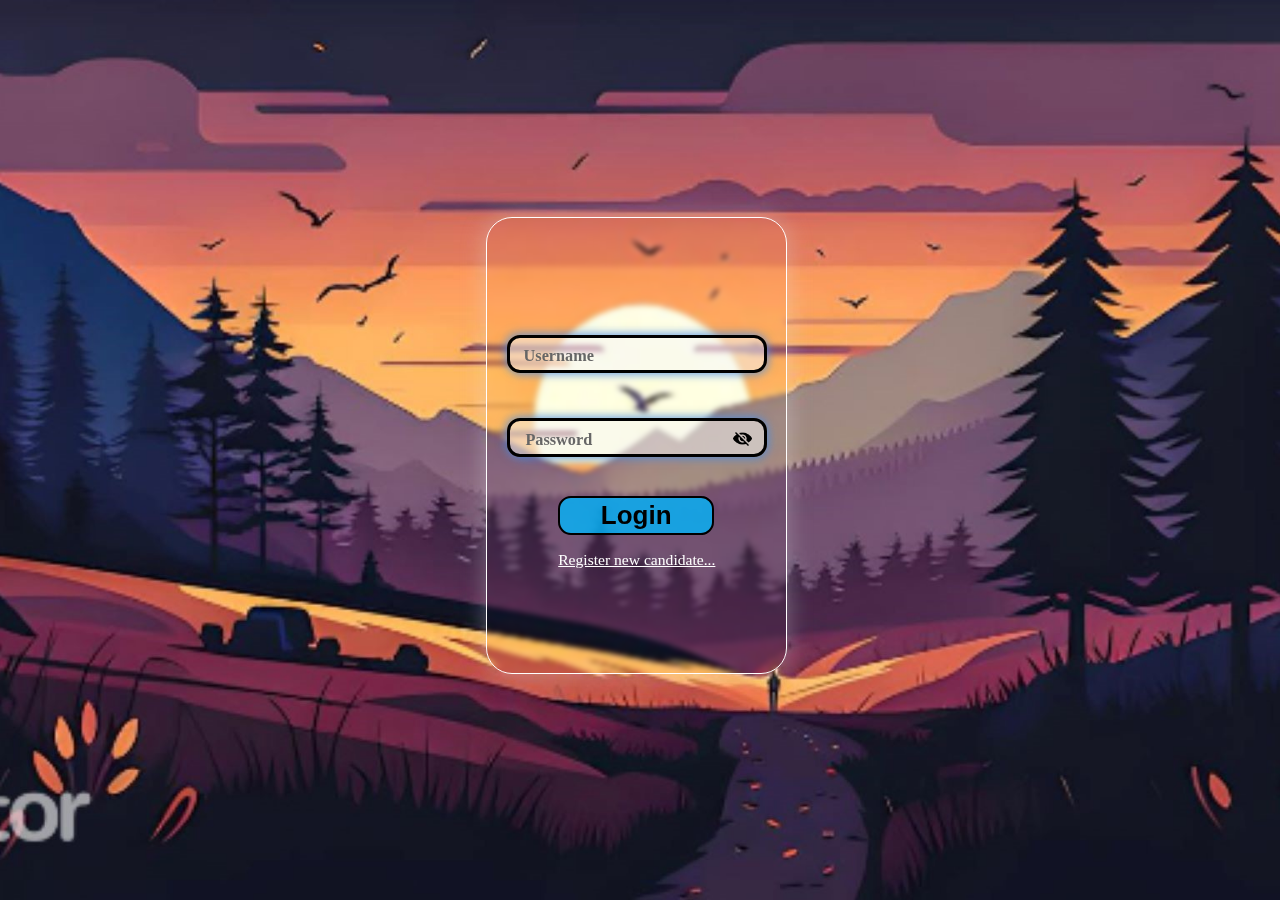
<file: index.html>
<!DOCTYPE html>
<html lang="en">
  <head>
    <meta charset="UTF-8" />
    <meta name="viewport" content="width=device-width, initial-scale=1.0" />
    <title>Document</title>
    <link rel="stylesheet" href="login.css" />
  </head>
  <body>
    <div class="container">
        <div class="set">
          <div class="username">
            <input name="username" id="username"/>
            <br>
            <label>Username</label>
          </div>
          <div class="password">
            <input type="password"  name="password" id="password"/>
            <button name="show" id="show" type="button">
              <img src="hidden.png" class="show" id="eye">
            </button>
            <label>Password</label>
          </div>
        </div>
        <div class="move">
          <button type="submit" id="check">Login</button>
          <br />
          <a href="">Register new candidate...</a>
        </div>
    </div>
    <script src="login.js"></script>
  </body>
</html>
</file>
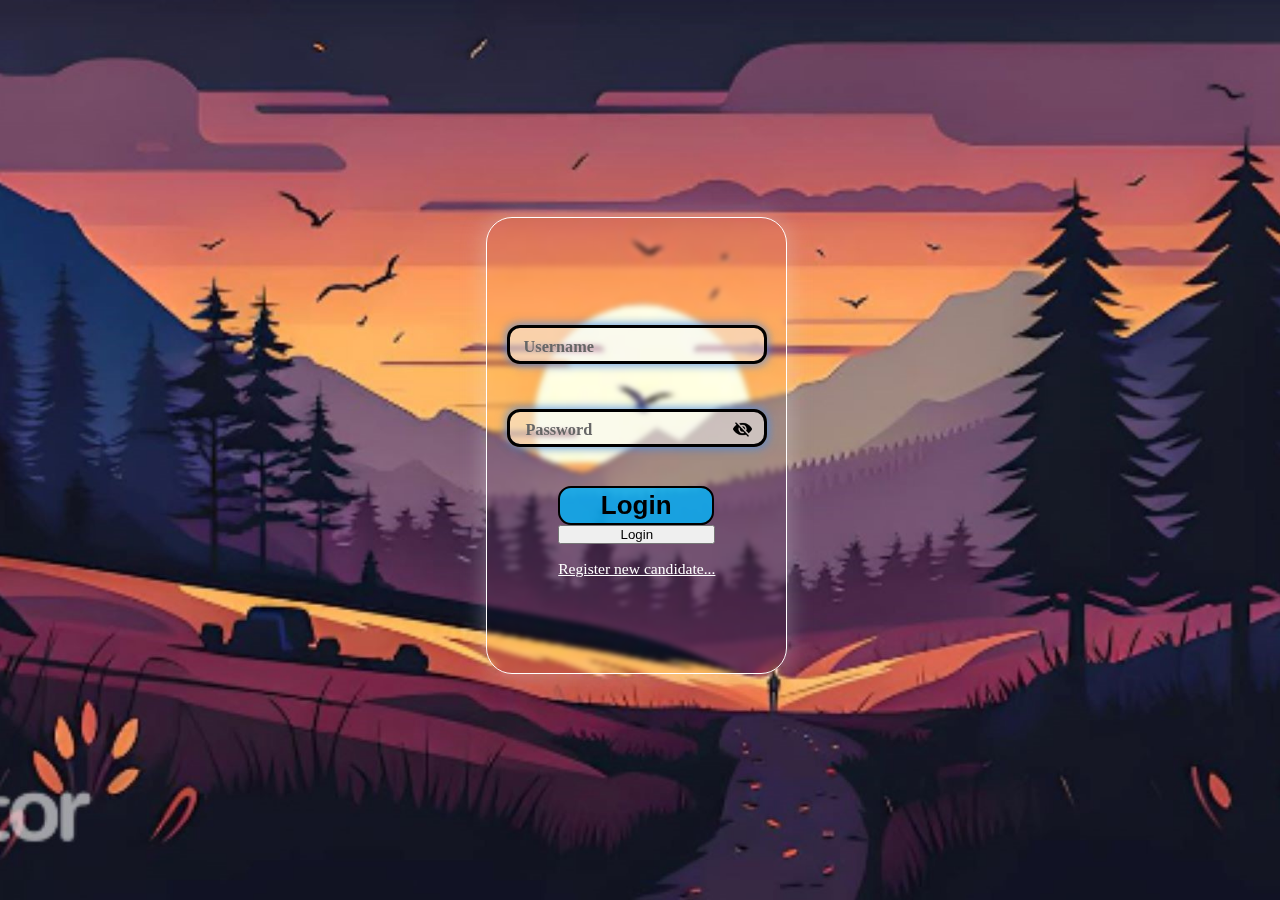
<file: Login/index.html>
<!DOCTYPE html>
<html lang="en">
  <head>
    <meta charset="UTF-8" />
    <meta name="viewport" content="width=device-width, initial-scale=1.0" />
    <title>Document</title>
    <link rel="stylesheet" href="login.css" />
  </head>
  <body>
    <div class="container">
      <form action="/login" method="post">
        <div class="set">
          <div class="username">
            <input name="username" id="username"/>
            <br>
            <label>Username</label>
          </div>
          <div class="password">
            <input type="password"  name="password" id="password"/>
            <button name="show" id="show" type="button">
              <img src="hidden.png" class="show" id="eye">
            </button>
            <label>Password</label>
          </div>
        </div>
        <div class="move">
          <button type="submit">Login</button>
          <button id="check" type="button">Login</button>
          <br />
          <a href="">Register new candidate...</a>
        </div>
      </form>
    </div>
    <script src="login.js"></script>
  </body>
</html>
</file>
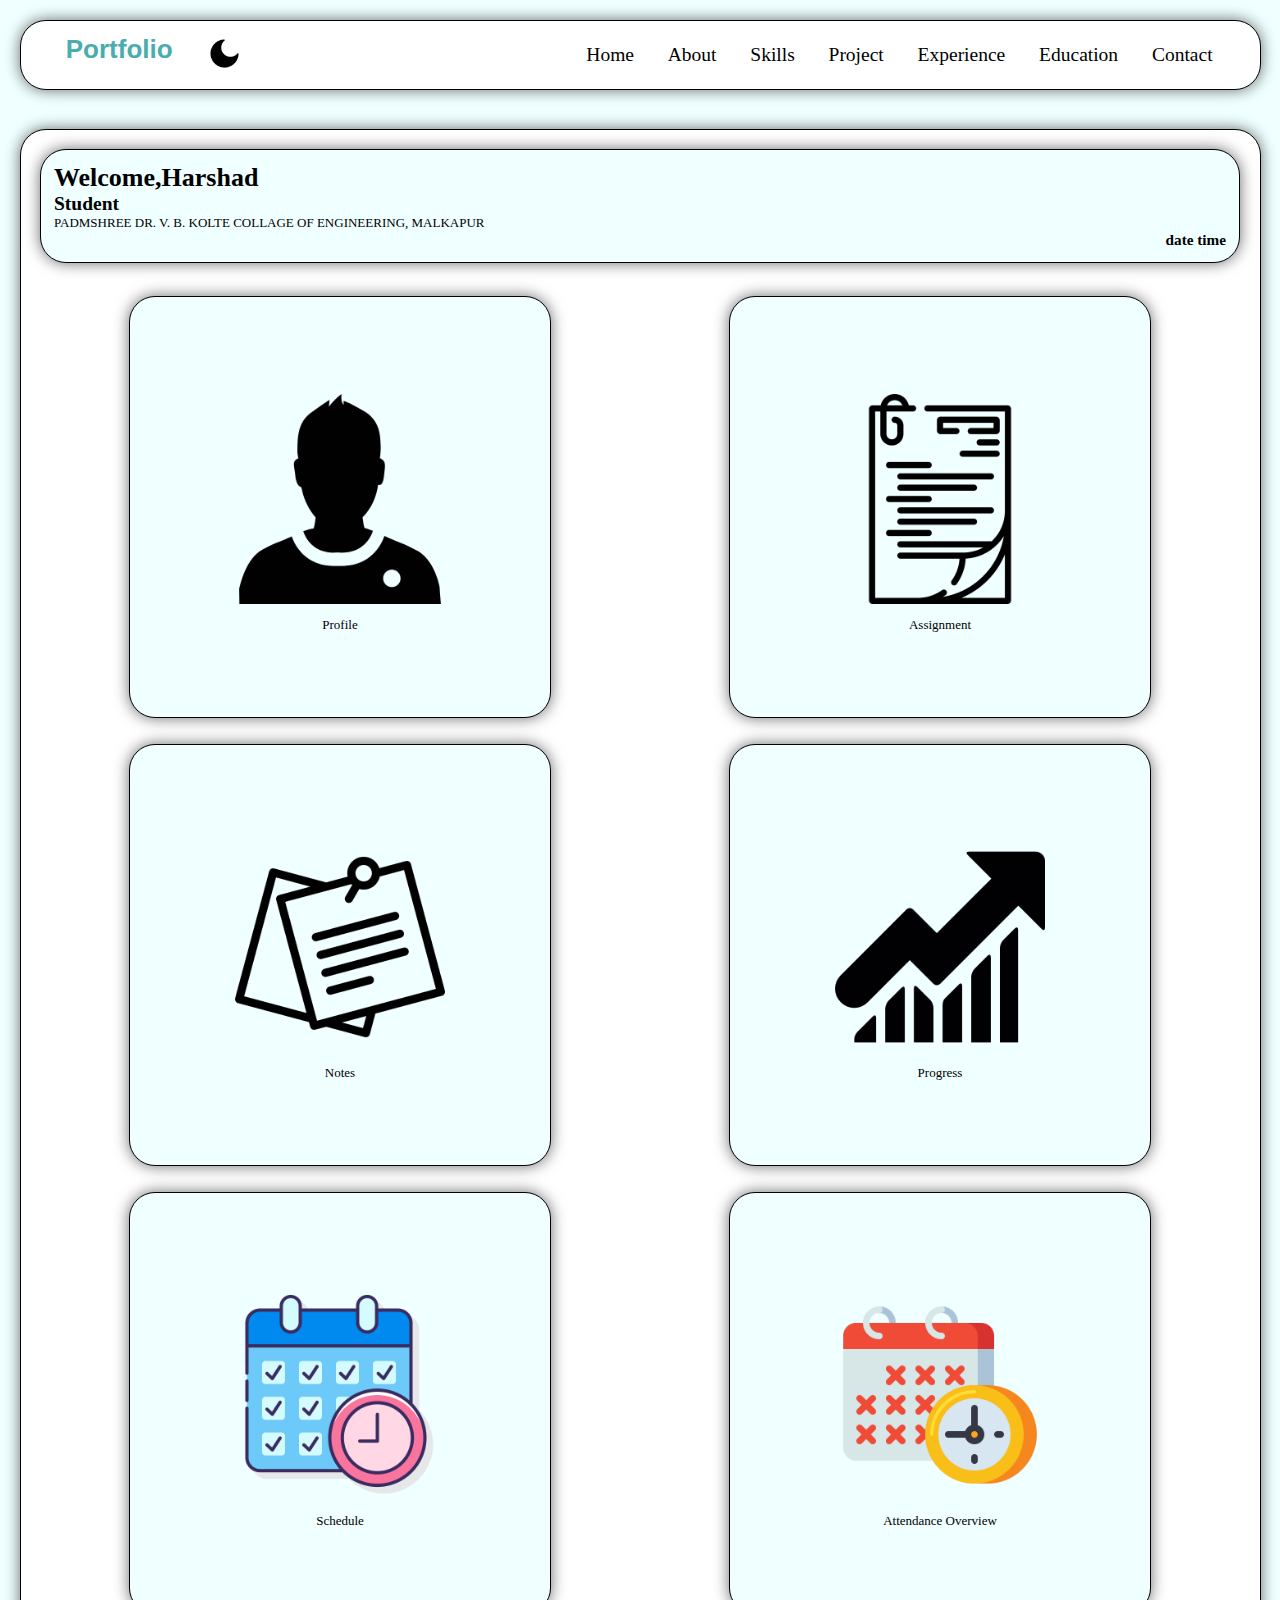
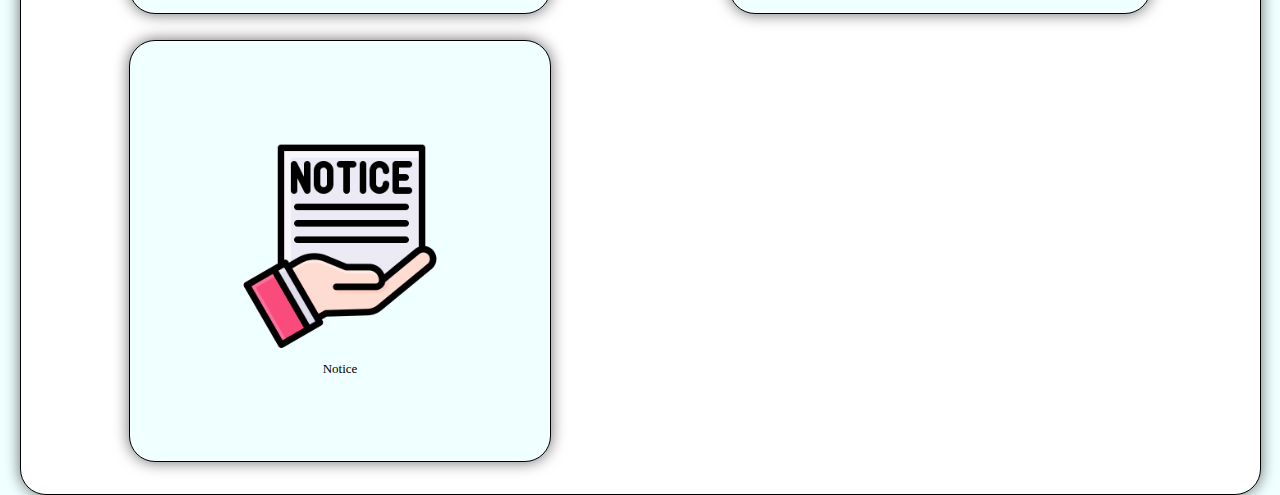
<file: Home-prof/home.html>
<!DOCTYPE html>
<html lang="en">
<head>
    <meta charset="UTF-8">
    <meta name="viewport" content="width=device-width, initial-scale=1.0">
    <title>Document</title>
    <link rel="stylesheet" href="home.css">
</head>
<body>
<!-- nevigation bar start here  -->
    <header class="container1"id="home" >
      <div class="header-title container1">
        <h1 class="headeri-name">Portfolio</h1>
         <button class="view-mode">
           <img src="dark-mode.png" alt="" class="mode" id="mode">
         </button>
      </div>
      <div class="Nevigation-panal container1">
        <div>
          <button class="hamburger">☰</button>
        </div>
        <li class="Nevigation-action-title">
          <a href="#home" class="Nevigation-action">Home</a>
        </li>
        <li class="Nevigation-action-title">
          <a href="#About-Section" class="Nevigation-action">About</a>
        </li>
        <li class="Nevigation-action-title">
          <a href="#Skill-Section" class="Nevigation-action">Skills</a>
        </li>
        <li class="Nevigation-action-title">
          <a href="#Project-Section" class="Nevigation-action">Project</a>
        </li>
        <li class="Nevigation-action-title">
          <a href="#Experience-Section" class="Nevigation-action">Experience</a>
        </li>
        <li class="Nevigation-action-title">
          <a href="#Education-Section" class="Nevigation-action">Education</a>
        </li>
        <li class="Nevigation-action-title">
          <a href="#Contact-Section" class="Nevigation-action">Contact</a>
        </li>
      </div>
    </header>
    <!-- nevigation bar end here -->
    <div class="main-container">
        <div class="info">
            <h1>Welcome,Harshad</h1>
            <h2>Student</h2>
            <p>PADMSHREE DR. V. B. KOLTE COLLAGE OF ENGINEERING, MALKAPUR</p>
            <h3><span class="date">date</span> <span class="time">time</span></h3>
        </div>
        <div class="content">
            <div class="container"><img src="profile.png" alt=""><p>Profile</p></div>
            <div class="container"><img src="assignment.png" alt=""><p>Assignment</p></div>
            <div class="container"><img src="notes.png" alt=""><p>Notes</p></div>
            <div class="container"><img src="progress.png" alt=""><p>Progress</p></div>
            <div class="container"><img src="schedule.png" alt=""><p></p>Schedule</div>
            <div class="container"><img src="Attendance-overview.png" alt=""><p></p>Attendance Overview</div>
            <div class="container"><img src="notice.png" alt=""><p>Notice</p></div>
        </div>
    </div>
    <script src="home.js"></script>
</body>
</html>
</file>
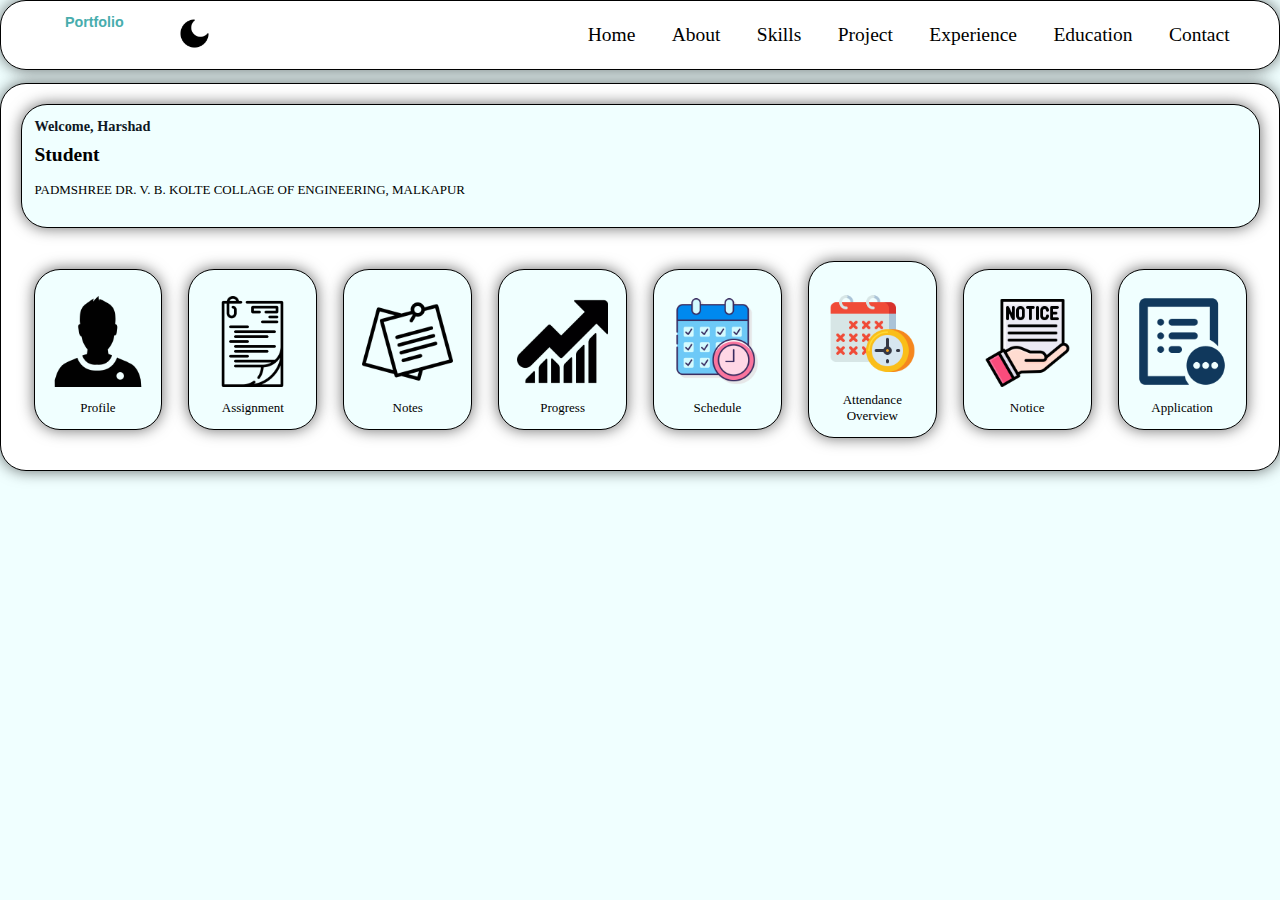
<file: Home-student/home.html>
<!DOCTYPE html>
<html lang="en">
  <head>
    <meta charset="UTF-8" />
    <meta name="viewport" content="width=device-width, initial-scale=1.0" />
    <title>Document</title>
    <link rel="stylesheet" href="home.css" />
    <link rel="stylesheet" href="responsive.css" />
    <!-- <link rel="stylesheet" href="clouser.css"> -->
  </head>
  <body>
    <!-- nevigation bar start here  -->
    <header class="container1" id="home">
      <div class="header-title container1">
        <h1 class="headeri-name">Portfolio</h1>
        <button class="view-mode">
          <img src="dark-mode.png" alt="" class="mode" id="mode" />
        </button>
      </div>
      <div class="Nevigation-panal container1">
        <div>
          <button class="hamburger">☰</button>
        </div>
        <li class="Nevigation-action-title">
          <a href="#home" class="Nevigation-action">Home</a>
        </li>
        <li class="Nevigation-action-title">
          <a href="#About-Section" class="Nevigation-action">About</a>
        </li>
        <li class="Nevigation-action-title">
          <a href="#Skill-Section" class="Nevigation-action">Skills</a>
        </li>
        <li class="Nevigation-action-title">
          <a href="#Project-Section" class="Nevigation-action">Project</a>
        </li>
        <li class="Nevigation-action-title">
          <a href="#Experience-Section" class="Nevigation-action">Experience</a>
        </li>
        <li class="Nevigation-action-title">
          <a href="#Education-Section" class="Nevigation-action">Education</a>
        </li>
        <li class="Nevigation-action-title">
          <a href="#Contact-Section" class="Nevigation-action">Contact</a>
        </li>
      </div>
    </header>
    <!-- nevigation bar end here -->
    <div class="main-container">
      <div class="info">
        <h1>Welcome, Harshad</h1>
        <h2>Student</h2>
        <br />
        <p>PADMSHREE DR. V. B. KOLTE COLLAGE OF ENGINEERING, MALKAPUR</p>
        <br />
        <h3><span class="date"></span><span class="time"></span></h3>
      </div>
      <div class="content">
        <div class="container" id="profile">
          <img src="profile.png" alt="" />
          <p>Profile</p>
        </div>
        <div class="container" id="assignment">
          <img src="assignment.png" alt="" />
          <p>Assignment</p>
        </div>
        <div class="container" id="notes">
          <img src="notes.png" alt="" />
          <p>Notes</p>
        </div>
        <div class="container" id="progress">
          <img src="progress.png" alt="" />
          <p>Progress</p>
        </div>
        <div class="container" id="schedule">
          <img src="schedule.png" alt="" />
          <p></p>
          Schedule
        </div>
        <div class="container" id="calender">
          <img src="Attendance-overview.png" alt="" />
          <p></p>
          Attendance<br />Overview
        </div>
        <div class="container" id="notice">
          <img src="notice.png" alt="" />
          <p>Notice</p>
        </div>
        <div class="container" id="application">
          <img src="application.png" alt="" />
          <p>Application</p>
        </div>
      </div>
    </div>
    <div class="calender">
      <button class="close-calender">X</button>
      <div class="sub">
        <select name="" id="">
          <option value="">IOT</option>
          <option value="">CAO</option>
          <option value="">DBMS</option>
          <option value="">DM</option>
          <option value="">CD</option>
        </select>
      </div>
      <div class="name"></div>
      <div class="week">
        <div class="Sun">Sun</div>
        <div class="Mon">Mon</div>
        <div class="Tue">Tue</div>
        <div class="Wed">Wed</div>
        <div class="Thu">Thu</div>
        <div class="Fri">Fri</div>
        <div class="Sat">Sat</div>
      </div>
      <div class="carousel" aria-roledescription="carousel">
        <div class="carousel-viewport" id="carouselViewport">
          <div class="slides" id="slides"></div>
          <button class="control prev" id="prevBtn" aria-label="Previous slide">
            &#9664;
          </button>
          <button class="control next" id="nextBtn" aria-label="Next slide">
            &#9654;
          </button>
          <div class="indicators" id="indicators" aria-hidden="false"></div>
        </div>
      </div>
    </div>
    <div class="Assignment">
      <button class="close-Assignment">X</button>
      <details>
        <summary>Assignment-to-do</summary>
        <select name="Subject" id="">
          <option value="IOT">IOT</option>
          <option value="CAO">CAO</option>
          <option value="DBMS">DBMS</option>
          <option value="DM">DM</option>
          <option value="CD">CD</option>
        </select>
        <br />
        <button class="see-Assignment">check</button>
        <div class="check"></div>
      </details>
      <details>
        <summary>Upload-Assignment</summary>
        <input type="file" />
        <input type="text" placeholder="Assignment-Name" />
        <br />
        <input type="text" placeholder="Subject" />
        <br />
        <button>Upload</button>
      </details>
    </div>
    <div class="Notes">
      <button class="close-Notes">X</button>
      <select name="Subject" id="">
        <option value="IOT">IOT</option>
        <option value="CAO">CAO</option>
        <option value="DBMS">DBMS</option>
        <option value="DM">DM</option>
        <option value="CD">CD</option>
      </select>
      <button class="see-Notes">check</button>
      <div class="check"></div>
    </div>
    <div class="shedule">
      <button class="close-shedule">X</button>
      <div class="sheet">
        <h1>Weekly Timetable</h1>
        <table class="timetable" role="table" aria-label="Weekly timetable">
          <thead>
            <tr>
              <th>Day</th>
              <th>9:15–10:15</th>
              <th>10:15–11:15</th>
              <th>11:15–12:15</th>
              <th>12:15–13:15</th>
              <th>13:15–13:45</th>
              <th>13:45–14:45</th>
              <th>14:45–15:45</th>
            </tr>
          </thead>
          <tbody id="temp"></tbody>
        </table>
      </div>
    </div>
    <div class="Application">
      <button class="colse-application">X</button>
      <div class="name">
        <div class="Applicant">
          <label>Applicant Name - Roll No</label>
          <div class="studenDetail">
            <div class="student">
              <input type="text" />
              <select class="rollno"></select>
            </div>
          </div>
        </div>
        <button class="add">Add Member</button>
      </div>
      <div class="Reason">
        <label> Reason</label>
        <input list="reason" name="reason" />
        <datalist id="reason">
          <option value="Leave"></option>
          <option value="Acadmics"></option>
          <option value="Complainet"></option>
        </datalist>
      </div>
      <div class="Details"><textarea rows="10"></textarea></div>
      <button class="Submit">Submit</button>
    </div>
    <div class="profile">
      <div class="profile-content">
        <div class="photo-nev">
          <div class="photo">
            <img src="unavailable-profile.png" alt="Profile photo" />
          </div>
          <nav class="nev">
            <ul>
              <li><a href="#profile-detail">Profile</a></li>
              <li><a href="#attendance">Attendance</a></li>
              <li><a href="#assignment">Assignment</a></li>
              <li><a href="#contact">Contact</a></li>
              <li><a href="#update-profile">Update Profile</a></li>
            </ul>
          </nav>
        </div>
        <div class="detail">
          <div id="profile-detail" class="profile-detail">
            <h2>Harshad Ganesh Umarkar</h2>
            <h3>Class:- <span>3rd year</span></h3>
            <h3>Semester:- <span>5th sem</span></h3>
            <h3>Department:- <span>Computer Science and Engineering</span></h3>
            <h3>
              Collage:- Dr. Padm. V.B.Kolte Collage of Engineering Malkapur
            </h3>
            <h3>Overall Attendance:- <span>80%</span></h3>
          </div>
          <div id="attendance" class="Attendance">
            <h1>Attendance:-</h1>
            <div class="Summarry">
              <table>
                <tr>
                  <th>Subject</th>
                  <th>Attendance Persentage</th>
                  <th>Total Lecture</th>
                  <th>Attend Lecture</th>
                </tr>
                <tr>
                  <td>IOT</td>
                  <td>80%</td>
                  <td>100</td>
                  <td>80</td>
                </tr>
                <tr>
                  <td>DBMS</td>
                  <td>80%</td>
                  <td>100</td>
                  <td>80</td>
                </tr>
                <tr>
                  <td>CD</td>
                  <td>80%</td>
                  <td>100</td>
                  <td>80</td>
                </tr>
                <tr>
                  <td>CM</td>
                  <td>80%</td>
                  <td>100</td>
                  <td>80</td>
                </tr>
                <tr>
                  <td>CAO</td>
                  <td>80%</td>
                  <td>100</td>
                  <td>80</td>
                </tr>
              </table>
            </div>
          </div>
          <div class="assignment" id="assignment">
            <div class="assignmet-given">
              <details>
                <summary>Assignment-to-do</summary>
                <select name="Subject" id="">
                  <option value="IOT">IOT</option>
                  <option value="CAO">CAO</option>
                  <option value="DBMS">DBMS</option>
                  <option value="DM">DM</option>
                  <option value="CD">CD</option>
                </select>
                <li>
                  <h3>
                    Lorem ipsum dolor sit amet consectetur adipisicing elit.
                    Unde nulla iure modi doloremque amet blanditiis libero eos
                    facere assumenda sed? Nobis magnam totam cupiditate atque
                    beatae similique, rerum dolore nam!
                  </h3>
                </li>
                <li>
                  <h3>
                    Libero officiis incidunt nemo, recusandae rem saepe
                    voluptatum dolore itaque quam atque praesentium distinctio
                    enim culpa optio id dicta animi ad nisi ipsa. Doloremque
                    tempora ut delectus corrupti? Eligendi, necessitatibus.
                  </h3>
                </li>
                <li>
                  <h3>
                    Sint cum ut ipsa asperiores assumenda maxime itaque eius
                    beatae totam voluptatem. Beatae magni fugit modi, porro
                    veniam voluptatem debitis fuga delectus? Neque, corrupti
                    nulla. Corrupti, tenetur consequuntur. Omnis, quisquam.
                  </h3>
                </li>
                <br />
                <button>check</button>
              </details>
            </div>
            <div class="Assignment-submited">
              <details>
                <summary>Assignment-done</summary>
                <select name="Subject" id="">
                  <option value="IOT">IOT</option>
                  <option value="CAO">CAO</option>
                  <option value="DBMS">DBMS</option>
                  <option value="DM">DM</option>
                  <option value="CD">CD</option>
                </select>
                <li>
                  <h3>
                    Lorem ipsum dolor sit amet consectetur adipisicing elit.
                    Harum minus nulla iure, corrupti asperiores maiores
                    explicabo quasi molestiae similique optio error obcaecati!
                    Totam, deserunt. Enim laudantium odit quis beatae amet!
                    <a href=""
                      >Lorem ipsum dolor sit amet consectetur adipisicing elit.
                      Consectetur, dolores.</a
                    >
                  </h3>
                </li>
                <li>
                  <h3>
                    Odit deleniti ea enim voluptas corrupti aperiam labore
                    distinctio laborum corporis. Rem iste dolor eaque cum
                    laudantium voluptatum tenetur, iure qui expedita, maiores
                    fugit velit, illum aut animi eum inventore?
                    <a href=""
                      >Lorem ipsum dolor sit amet consectetur adipisicing elit.
                      Consectetur, dolores.</a
                    >
                  </h3>
                </li>
                <li>
                  <h3>
                    Quos ut vero itaque hic modi aut officiis? Magni, nam?
                    Deserunt, vel voluptatem aspernatur maiores corrupti alias
                    facilis tempore unde, cupiditate quod necessitatibus omnis
                    magnam nobis asperiores aliquid. Labore, modi?
                    <a href=""
                      >Lorem ipsum dolor sit amet consectetur adipisicing elit.
                      Consectetur, dolores.</a
                    >
                  </h3>
                </li>
              </details>
            </div>
          </div>
          <div id="contact" class="contact">
            <ul>
              <li>
                <h3>
                  What's App No:-
                  <span><a href="tel:9822301670">9822301670</a></span>
                </h3>
              </li>
              <li>
                <h3>
                  Phone No:-
                  <span><a href="tel:9822301670">9822301670</a></span>
                </h3>
              </li>
              <li>
                <h3>
                  Gmail:-
                  <span
                    ><a href="mailto:umarkarganesh7@gmail.com"
                      >umarkarganesh7@gmail.com</a
                    ></span
                  >
                </h3>
              </li>
            </ul>
          </div>
          <div id="update-profile" class="Update-Profile"></div>
        </div>
      </div>
      <button class="colse-profile">X</button>
    </div>
    <div class="progress">
      <button class="close-progress">X</button>
      <div class="header">
        <h1>Student Progress Report</h1>
        <p>Track your academic performance across subjects</p>
      </div>

      <select class="subject-selector" id="subjectSelector">
        <option value="all">All Subjects</option>
        <option value="IOT">IOT</option>
        <option value="CAO">CAO</option>
        <option value="DBMS">DBMS</option>
        <option value="DM">DM</option>
        <option value="CD">CD</option>
      </select>
      <div class="progress-cards" id="progressCards"></div>

      <div class="chart-container">
        <div class="chart-card">
          <h2>Monthly Performance</h2>
          <canvas id="monthlyChart"></canvas>
        </div>
        <div class="chart-card">
          <h2>Subject-wise Comparison</h2>
          <canvas id="subjectChart"></canvas>
        </div>
      </div>
    </div>
    <div class="notice"></div>
    <script src="home.js"></script>
    <script src="calender.js"></script>
    <script src="intro.js"></script>
  </body>
</html>
</file>
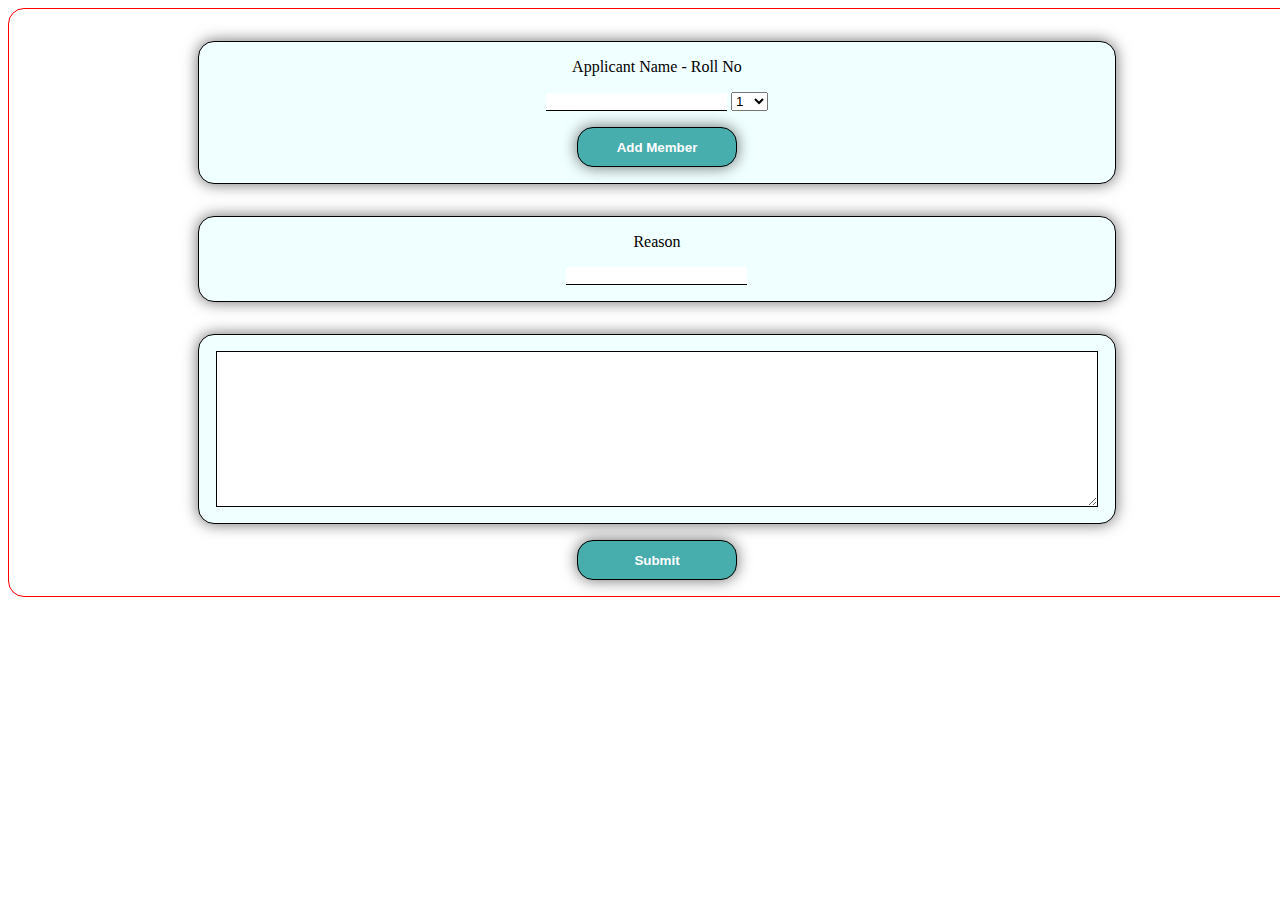
<file: Test/Application.html>
<!DOCTYPE html>
<html lang="en">
  <head>
    <meta charset="UTF-8" />
    <meta name="viewport" content="width=device-width, initial-scale=1.0" />
    <title>Document</title>
    <style>
      .Application {
        display: flex;
        flex-direction: column;
        /* gap: 1rem;       */
        justify-content: center;
        width: 100%;
        border: 1px solid red;
        border-radius: 1rem;
        align-items: center;
        padding: 1rem;
      }
      .name,
      .Reason,
      .Details {
        display: flex;
        flex-direction: column;
        width: 70%;
        align-items: center;
        border-radius: 1rem;
        padding: 1rem;
        gap: 1rem;
        margin: 1rem;
        border: 0.1rem solid rgb(0, 0, 0);
        box-shadow: 0 0px 15px rgba(0, 0, 0, 0.58);
        background-color: azure;
      }
      .add ,.Submit{
        width: 10rem;
        height: 2.5rem;
        border-radius: 1rem;
        background-color: rgb(71, 173, 173);
        border: 0.1rem solid rgb(0, 0, 0);
        box-shadow: 0 0px 15px rgba(0, 0, 0, 0.58);
        color: white;
        font-weight: bold;
      }
      .Applicant {
        gap: 1rem;
        display: flex;
        flex-direction: column;
        align-items: center;
      }
      .student input,
      .Reason input {
        border: none;
        border-bottom: 1px solid black;
      }
      .Details textarea {
        border: 1px solid black;
        width: calc(100% - 0.5rem);
      }
      .studenDetail{
        gap: 1rem;
        display: flex;
        flex-direction: column;
        align-items: center;
      }
    </style>
  </head>
  <body>
    <div class="Application">
      <div class="name">
        <div class="Applicant">
          <label>Applicant Name - Roll No</label>
          <div class="studenDetail">
            <div class="student">
              <input type="text" />
              <select class="rollno"></select>
            </div>
          </div>
        </div>
        <button class="add">Add Member</button>
      </div>
      <div class="Reason">
        <label> Reason</label>
        <input list="reason" name="reason" />
        <datalist id="reason">
          <option value="Leave"></option>
          <option value="Acadmics"></option>
          <option value="Complainet"></option>
        </datalist>
      </div>
      <div class="Details"><textarea rows="10"></textarea></div>
      <button class="Submit">Submit</button>
    </div>
    <script>
      let rollno = document.querySelector(".rollno");
      let AddMember = document.querySelector(".add");
      let student = document.querySelector(".studenDetail");
      AddMember.addEventListener("click", () => {
        const temp = document.createElement("div");
        temp.classList.add("student");
        temp.innerHTML = `<input type="text"><select class="rollno">${createElement()}</select>`;
        temp.type = "text";
        student.appendChild(temp);
      });
      let createElement = () => {
        let options = "";
        for (let i = 0; i < 71; i++) {
          options = options + `<option value="${i + 1}">${i + 1}</option>\n`;
        }
        rollno.innerHTML = options;
        return options;
      };
      createElement();
    </script>
  </body>
</html>
</file>
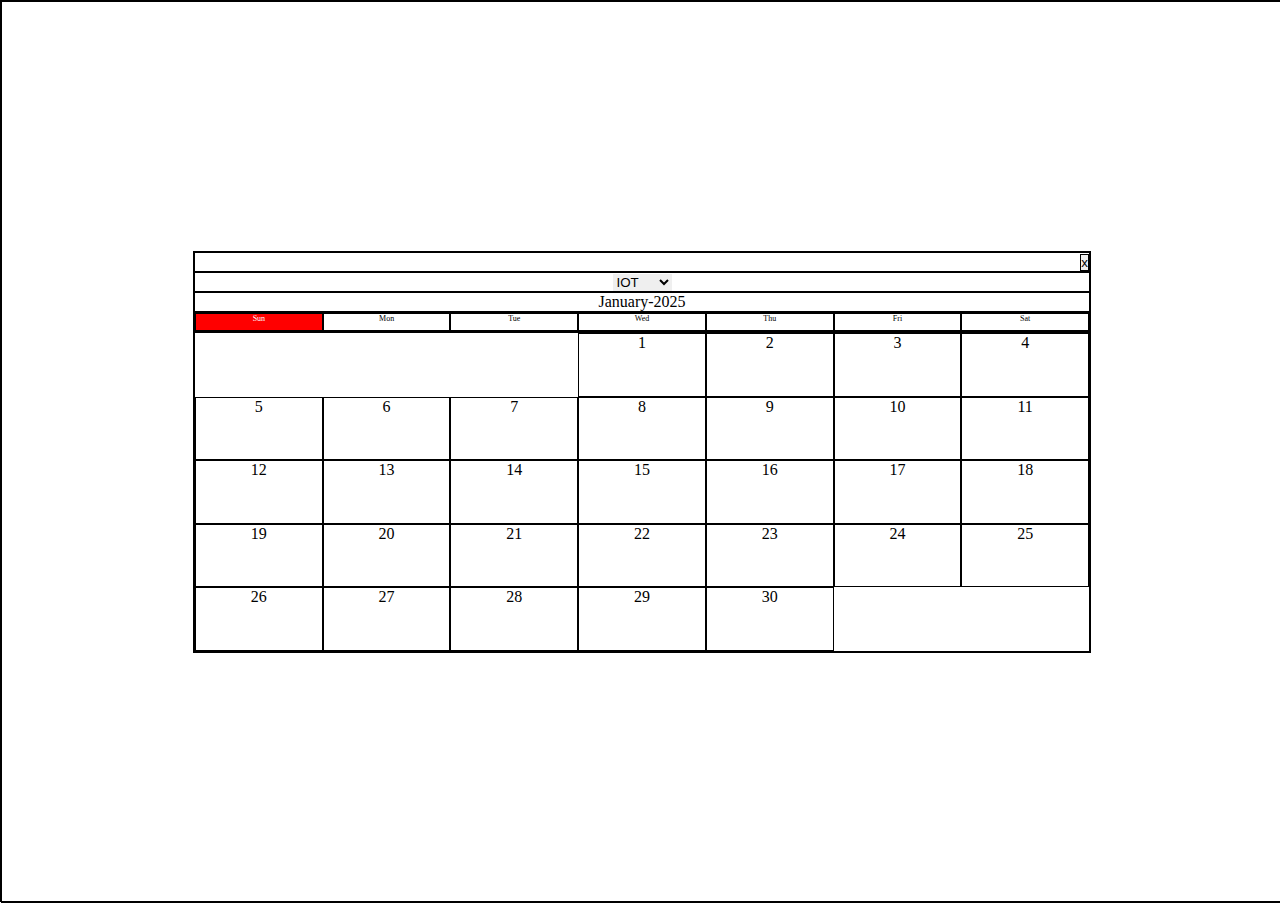
<file: Test/calander.html>
<!DOCTYPE html>
<html lang="en">
<head>
    <meta charset="UTF-8">
    <meta name="viewport" content="width=device-width, initial-scale=1.0">
    <title>Document</title>
    <style>
        *{
            margin: 0;
            padding: 0;
            border: 1px solid black;
        }
        html,body{
            height: 100%;
            width: 100%;
        }
        body{
            display: flex;
            align-items: center;
            justify-content: center;
        }
        .calander{
            display: flex;
            flex-direction: column;
            /* display: none; */
            width: 70%;
            text-align: center;
            height: 25rem;
            position: absolute;
            top: auto;
            left: auto;
        }
        .sub select{
            border: none;
        }
        .week{
            display: flex;
            flex-direction: row;
        }
        .week div{
            width: 14.2%;
            height: 1rem;
            font-size: 0.5rem;
        }
        .day{
            display: grid;
            grid-template-columns: 1fr 1fr 1fr 1fr 1fr 1fr 1fr;
            height: 100%;
            /* align-content: center; */
            text-align: center;
            /* align-items: center; */
            /* height: ; */
        }
        .Sun{
            background-color: red;
            color: white;
        }
        .date{
            height: 2rem;
        }
        .status{
            /* align-items: end; */
            text-align: end ;
        }
    </style>
</head>
<body>
    <div class="calander">
        <div class="status"><button class="close">x</button></div>
        <div class="sub">
            <select name="" id="">
                <option value="">IOT</option>
                <option value="">CAO</option>
                <option value="">DBMS</option>
                <option value="">DM</option>
                <option value="">CD</option>
            </select>
        </div>
        <div class="name">January-2025</div>
        <div class="week">
            <div class="Sun">Sun</div>
            <div class="Mon">Mon</div>
            <div class="Tue">Tue</div>
            <div class="Wed">Wed</div>
            <div class="Thu">Thu</div>
            <div class="Fri">Fri</div>
            <div class="Sat">Sat</div>
        </div>
        <div class="day">
            <div class="1" id="date">1</div>
            <div class="2" id="date">2</div>
            <div class="3" id="date">3</div>
            <div class="4" id="date">4</div>
            <div class="5" id="date">5</div>
            <div class="6" id="date">6</div>
            <div class="7" id="date">7</div>
            <div class="8" id="date">8</div>
            <div class="9" id="date">9</div>
            <div class="10" id="date">10</div>
            <div class="11" id="date">11</div>
            <div class="12" id="date">12</div>
            <div class="13" id="date">13</div>
            <div class="14" id="date">14</div>
            <div class="15" id="date">15</div>
            <div class="16" id="date">16</div>
            <div class="17" id="date">17</div>
            <div class="18" id="date">18</div>
            <div class="19" id="date">19</div>
            <div class="20" id="date">20</div>
            <div class="21" id="date">21</div>
            <div class="22" id="date">22</div>
            <div class="23" id="date">23</div>
            <div class="24" id="date">24</div>
            <div class="25" id="date">25</div>
            <div class="26" id="date">26</div>
            <div class="27" id="date">27</div>
            <div class="28" id="date">28</div>
            <div class="29" id="date">29</div>
            <div class="30" id="date">30</div>
        </div>
    </div>
  <script>
    // set year and monthIndex (0=Jan)
    const year = 2025;
    const monthIndex = 0; // January
    // compute weekday of 1st (0=Sun .. 6=Sat)
    const firstWeekday = new Date(2025, 0, 1).getDay();
    // find the first numeric day element and shift it
    const dayContainer = document.querySelector('.day');
    const firstDayElem = dayContainer.querySelector('div'); // first child
    firstDayElem.style.gridColumnStart = firstWeekday + 1;
    const firstWeekday1 = new Date(2025, 1, 0).getDate();
    console.log(firstWeekday1)
    const btn=document.querySelector('.close')
    const calander=document.querySelector('.calander')
    btn.addEventListener('click',()=>{
        // console.log('hello')
        calander.setAttribute('style','display:none')
    })
  </script>
</body>
</html>
</body>
</html>
</file>
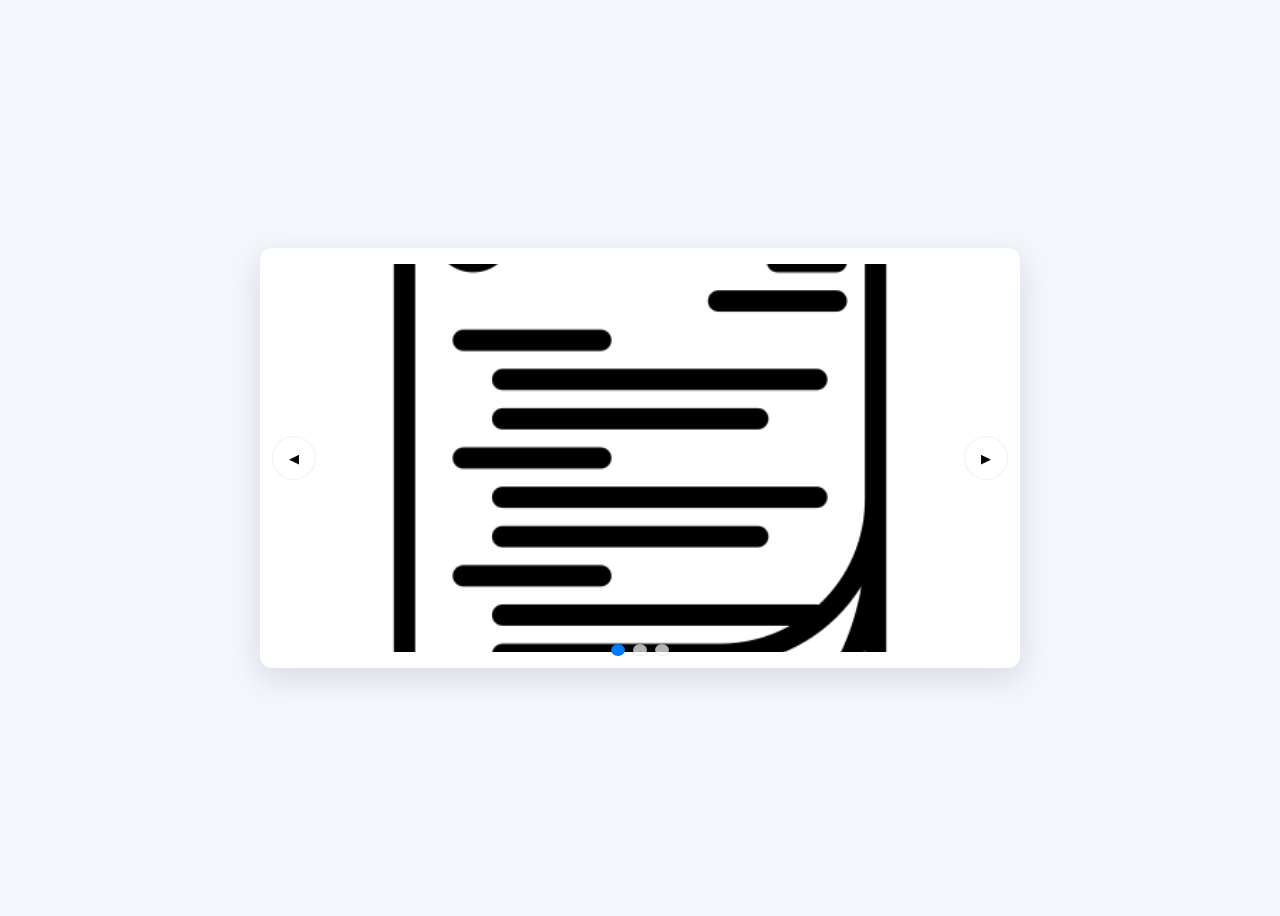
<file: Test/clouser.html>
<!DOCTYPE html>
<html lang="en">
<head>
  <meta charset="UTF-8">
  <meta name="viewport" content="width=device-width, initial-scale=1.0">
  <title>Image Slider with Closure</title>
  <style>
    /* === Carousel styles (replacement) === */
    :root{ --carousel-width: 760px; --carousel-height: 420px; }
    *{box-sizing:border-box}
    body{min-height:100vh;display:flex;align-items:center;justify-content:center;background:#f3f6fb;font-family:Arial,Helvetica,sans-serif;padding:2rem}

    .carousel{
      width: min(var(--carousel-width), 96vw);
      max-width:100%;
    }

    .carousel-viewport{
      position:relative;overflow:hidden;border-radius:12px;background:#fff;box-shadow:0 10px 30px rgba(20,30,60,0.12);
      height:var(--carousel-height);
    }

    .slides{
      display:flex;height:100%;transition:transform 0.6s cubic-bezier(.22,.9,.27,1);
      will-change:transform
    }

    .slide{min-width:100%;height:100%;display:flex;align-items:center;justify-content:center;padding:1rem}
    .slide img{width:100%;height:100%;object-fit:cover;border-radius:8px}

    /* Controls */
    .control{
      position:absolute;top:50%;transform:translateY(-50%);width:44px;height:44px;border-radius:50%;display:flex;align-items:center;justify-content:center;background:rgba(255,255,255,0.85);border:1px solid rgba(0,0,0,0.06);cursor:pointer;backdrop-filter:blur(4px);
    }
    .control:hover{background:#fff}
    .control.prev{left:12px}
    .control.next{right:12px}

    .indicators{display:flex;gap:.5rem;position:absolute;left:50%;transform:translateX(-50%);bottom:12px}
    .indicator{width:12px;height:12px;border-radius:50%;background:rgba(255,255,255,0.7);border:1px solid rgba(0,0,0,0.08);cursor:pointer}
    .indicator.active{background:var(--accent,#007bff)}

    .visually-hidden{position:absolute!important;height:1px;width:1px;overflow:hidden;clip:rect(1px,1px,1px,1px);white-space:nowrap}

    @media (max-width:600px){:root{--carousel-height:260px}}
  </style>
</head>
<body>
  <div class="carousel" aria-roledescription="carousel">
    <div class="carousel-viewport" id="carouselViewport">
      <div class="slides" id="slides">
        <div class="slide"><img src="assignment.png" alt="Assignment"></div>
        <div class="slide"><img src="Attendance-overview.png" alt="Attendance overview"></div>
        <div class="slide"><img src="achivement.png" alt="Achievement"></div>
      </div>

      <button class="control prev" id="prevBtn" aria-label="Previous slide">&#9664;</button>
      <button class="control next" id="nextBtn" aria-label="Next slide">&#9654;</button>

      <div class="indicators" id="indicators" aria-hidden="false"></div>
    </div>
  </div>

  <script>
    // Carousel implementation with closure state and autoplay
    (function(){
      const slidesEl = document.getElementById('slides');
      const slideEls = Array.from(slidesEl.children);
      const prevBtn = document.getElementById('prevBtn');
      const nextBtn = document.getElementById('nextBtn');
      const indicatorsEl = document.getElementById('indicators');
      const viewport = document.getElementById('carouselViewport');

      let index = 0;
      const total = slideEls.length;
      let autoplay = true;
      let intervalId = null;
      const AUTOPLAY_DELAY = 3500;

      // build indicators
      for(let i=0;i<total;i++){
        const dot = document.createElement('button');
        dot.className='indicator';
        dot.setAttribute('aria-label', 'Go to slide '+(i+1));
        dot.dataset.index = i;
        indicatorsEl.appendChild(dot);
      }

      const indicatorDots = Array.from(indicatorsEl.children);

      function goTo(i, animate=true){
        index = (i+total)%total;
        const offset = -index*100;
        if(!animate) slidesEl.style.transition = 'none'; else slidesEl.style.transition = '';
        slidesEl.style.transform = `translateX(${offset}%)`;
        indicatorDots.forEach((d,di)=> d.classList.toggle('active', di===index));
      }

      function next(){ goTo(index+1); }
      function prev(){ goTo(index-1); }

      // Autoplay
      function startAutoplay(){ stopAutoplay(); intervalId = setInterval(next, AUTOPLAY_DELAY); }
      function stopAutoplay(){ if(intervalId){ clearInterval(intervalId); intervalId=null; } }

      nextBtn.addEventListener('click', ()=>{ next(); resetAutoplay(); });
      prevBtn.addEventListener('click', ()=>{ prev(); resetAutoplay(); });

      indicatorDots.forEach(dot=> dot.addEventListener('click', (e)=>{ goTo(Number(e.currentTarget.dataset.index)); resetAutoplay(); }));

      // pause on hover / focus
      [viewport, prevBtn, nextBtn, ...indicatorDots].forEach(el=>{
        el.addEventListener('mouseenter', ()=>{ stopAutoplay(); });
        el.addEventListener('mouseleave', ()=>{ if(autoplay) startAutoplay(); });
        el.addEventListener('focusin', ()=>{ stopAutoplay(); });
        el.addEventListener('focusout', ()=>{ if(autoplay) startAutoplay(); });
      });

      // keyboard
      document.addEventListener('keydown', (e)=>{
        if(e.key === 'ArrowRight') { next(); resetAutoplay(); }
        if(e.key === 'ArrowLeft') { prev(); resetAutoplay(); }
      });

      function resetAutoplay(){ if(autoplay){ stopAutoplay(); startAutoplay(); } }

      // initialize
      goTo(0, false);
      if(autoplay) startAutoplay();

    })();
  </script>
</body>
</html>
</file>
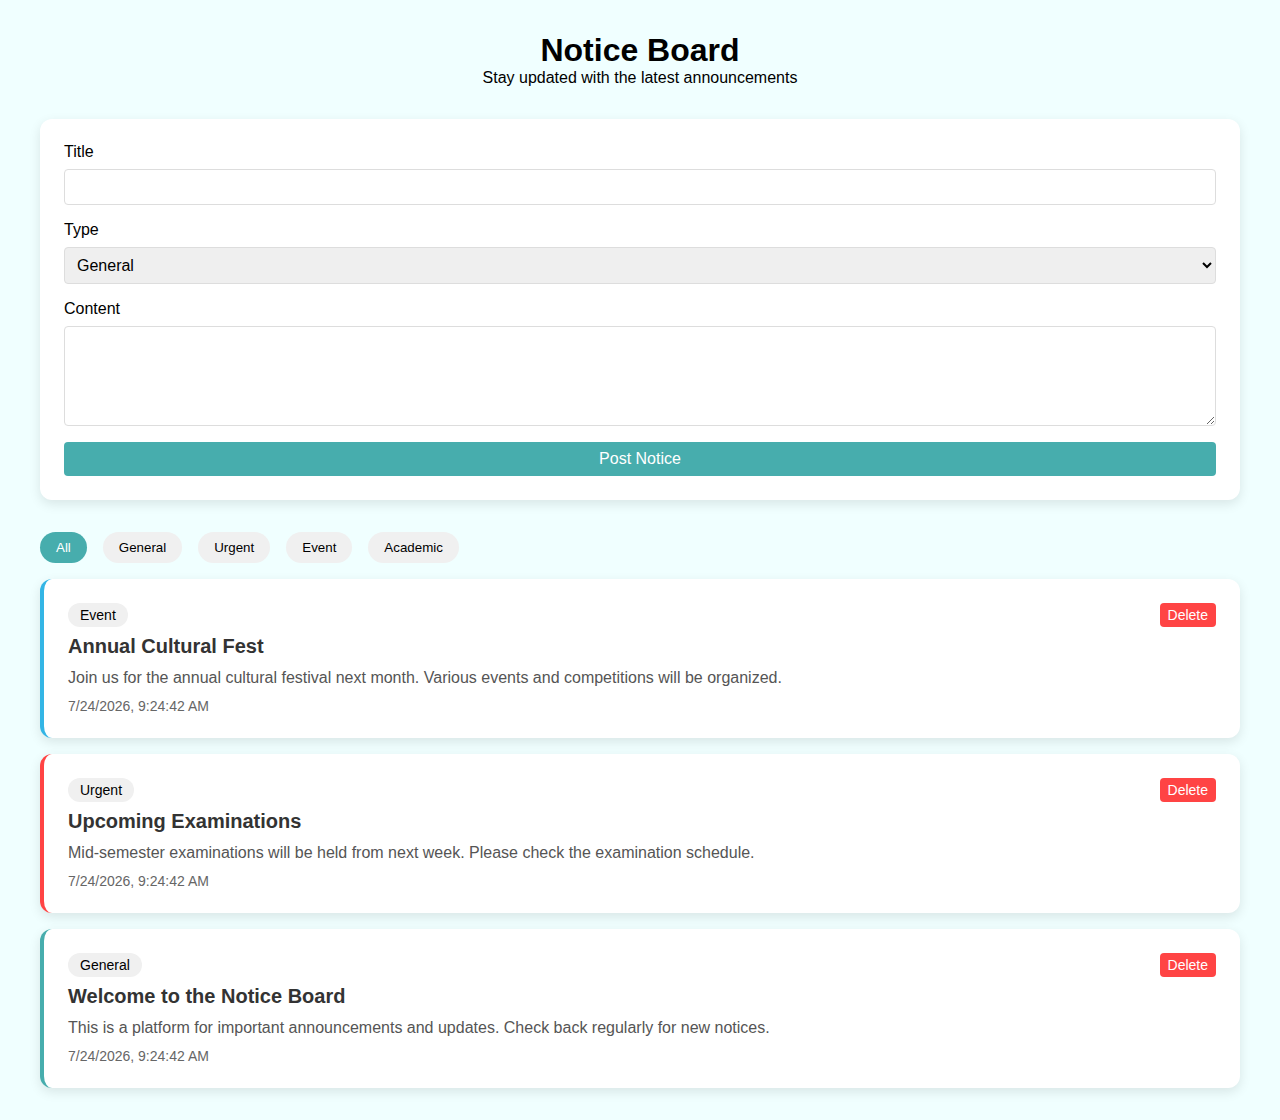
<file: Test/notices.html>
<!DOCTYPE html>
<html lang="en">
<head>
    <meta charset="UTF-8">
    <meta name="viewport" content="width=device-width, initial-scale=1.0">
    <title>Notice Board</title>
    <style>
        * {
            margin: 0;
            padding: 0;
            box-sizing: border-box;
            font-family: 'Segoe UI', Tahoma, Geneva, Verdana, sans-serif;
        }

        body {
            background-color: azure;
            padding: 2rem;
        }

        .container {
            max-width: 1200px;
            margin: 0 auto;
        }

        .header {
            text-align: center;
            margin-bottom: 2rem;
        }

        .notice-controls {
            background: white;
            padding: 1.5rem;
            border-radius: 12px;
            box-shadow: 0 4px 12px rgba(0,0,0,0.1);
            margin-bottom: 2rem;
        }

        .notice-form {
            display: grid;
            gap: 1rem;
        }

        .form-group {
            display: flex;
            flex-direction: column;
            gap: 0.5rem;
        }

        input, select, textarea {
            padding: 0.5rem;
            border: 1px solid #ddd;
            border-radius: 4px;
            font-size: 1rem;
        }

        textarea {
            min-height: 100px;
            resize: vertical;
        }

        .notice-filters {
            display: flex;
            gap: 1rem;
            margin-bottom: 1rem;
            flex-wrap: wrap;
        }

        .filter-btn {
            padding: 0.5rem 1rem;
            border: none;
            border-radius: 20px;
            background: #f0f0f0;
            cursor: pointer;
            transition: all 0.3s ease;
        }

        .filter-btn.active {
            background: #47adad;
            color: white;
        }

        .notice-board {
            display: grid;
            gap: 1rem;
        }

        .notice {
            background: white;
            padding: 1.5rem;
            border-radius: 12px;
            box-shadow: 0 4px 12px rgba(0,0,0,0.1);
            display: grid;
            gap: 0.5rem;
            border-left: 4px solid #47adad;
        }

        .notice.urgent {
            border-left-color: #ff4444;
        }

        .notice.event {
            border-left-color: #33b5e5;
        }

        .notice.academic {
            border-left-color: #00C851;
        }

        .notice-header {
            display: flex;
            justify-content: space-between;
            align-items: center;
        }

        .notice-type {
            padding: 0.25rem 0.75rem;
            border-radius: 12px;
            font-size: 0.875rem;
            background: #f0f0f0;
        }

        .notice-date {
            color: #666;
            font-size: 0.875rem;
        }

        .notice-title {
            font-size: 1.25rem;
            font-weight: 600;
            color: #333;
        }

        .notice-content {
            color: #555;
            line-height: 1.5;
        }

        .btn {
            padding: 0.5rem 1rem;
            border: none;
            border-radius: 4px;
            background: #47adad;
            color: white;
            cursor: pointer;
            font-size: 1rem;
            transition: all 0.3s ease;
        }

        .btn:hover {
            background: #3a8a8a;
        }

        .delete-btn {
            padding: 0.25rem 0.5rem;
            background: #ff4444;
            color: white;
            border: none;
            border-radius: 4px;
            cursor: pointer;
            font-size: 0.875rem;
        }

        @media (max-width: 768px) {
            body {
                padding: 1rem;
            }

            .notice-controls {
                padding: 1rem;
            }
        }
    </style>
</head>
<body>
    <div class="container">
        <div class="header">
            <h1>Notice Board</h1>
            <p>Stay updated with the latest announcements</p>
        </div>

        <div class="notice-controls">
            <form class="notice-form" id="noticeForm">
                <div class="form-group">
                    <label for="noticeTitle">Title</label>
                    <input type="text" id="noticeTitle" required>
                </div>
                <div class="form-group">
                    <label for="noticeType">Type</label>
                    <select id="noticeType" required>
                        <option value="general">General</option>
                        <option value="urgent">Urgent</option>
                        <option value="event">Event</option>
                        <option value="academic">Academic</option>
                    </select>
                </div>
                <div class="form-group">
                    <label for="noticeContent">Content</label>
                    <textarea id="noticeContent" required></textarea>
                </div>
                <button type="submit" class="btn">Post Notice</button>
            </form>
        </div>

        <div class="notice-filters">
            <button class="filter-btn active" data-filter="all">All</button>
            <button class="filter-btn" data-filter="general">General</button>
            <button class="filter-btn" data-filter="urgent">Urgent</button>
            <button class="filter-btn" data-filter="event">Event</button>
            <button class="filter-btn" data-filter="academic">Academic</button>
        </div>

        <div class="notice-board" id="noticeBoard">
            <!-- Notices will be added here by JavaScript -->
        </div>
    </div>

    <script>
        // Store notices in localStorage
        let notices = JSON.parse(localStorage.getItem('notices')) || [];

        // Function to add a new notice
        function addNotice(title, type, content) {
            const notice = {
                id: Date.now(),
                title,
                type,
                content,
                date: new Date().toLocaleString(),
            };
            notices.unshift(notice); // Add to beginning of array
            localStorage.setItem('notices', JSON.stringify(notices));
            displayNotices();
        }

        // Function to delete a notice
        function deleteNotice(id) {
            notices = notices.filter(notice => notice.id !== id);
            localStorage.setItem('notices', JSON.stringify(notices));
            displayNotices();
        }

        // Function to display notices
        function displayNotices(filter = 'all') {
            const noticeBoard = document.getElementById('noticeBoard');
            noticeBoard.innerHTML = '';

            const filteredNotices = filter === 'all' 
                ? notices 
                : notices.filter(notice => notice.type === filter);

            filteredNotices.forEach(notice => {
                const noticeElement = document.createElement('div');
                noticeElement.className = `notice ${notice.type}`;
                noticeElement.innerHTML = `
                    <div class="notice-header">
                        <span class="notice-type">${notice.type.charAt(0).toUpperCase() + notice.type.slice(1)}</span>
                        <button class="delete-btn" onclick="deleteNotice(${notice.id})">Delete</button>
                    </div>
                    <h3 class="notice-title">${notice.title}</h3>
                    <p class="notice-content">${notice.content}</p>
                    <span class="notice-date">${notice.date}</span>
                `;
                noticeBoard.appendChild(noticeElement);
            });
        }

        // Handle form submission
        document.getElementById('noticeForm').addEventListener('submit', (e) => {
            e.preventDefault();
            const title = document.getElementById('noticeTitle').value;
            const type = document.getElementById('noticeType').value;
            const content = document.getElementById('noticeContent').value;

            addNotice(title, type, content);
            e.target.reset();
        });

        // Handle filters
        document.querySelector('.notice-filters').addEventListener('click', (e) => {
            if (e.target.classList.contains('filter-btn')) {
                // Update active state
                document.querySelectorAll('.filter-btn').forEach(btn => {
                    btn.classList.remove('active');
                });
                e.target.classList.add('active');

                // Filter notices
                const filter = e.target.dataset.filter;
                displayNotices(filter);
            }
        });

        // Initial display
        displayNotices();

        // Add some sample notices if none exist
        if (notices.length === 0) {
            addNotice(
                'Welcome to the Notice Board',
                'general',
                'This is a platform for important announcements and updates. Check back regularly for new notices.'
            );
            addNotice(
                'Upcoming Examinations',
                'urgent',
                'Mid-semester examinations will be held from next week. Please check the examination schedule.'
            );
            addNotice(
                'Annual Cultural Fest',
                'event',
                'Join us for the annual cultural festival next month. Various events and competitions will be organized.'
            );
        }
    </script>
</body>
</html>
</file>
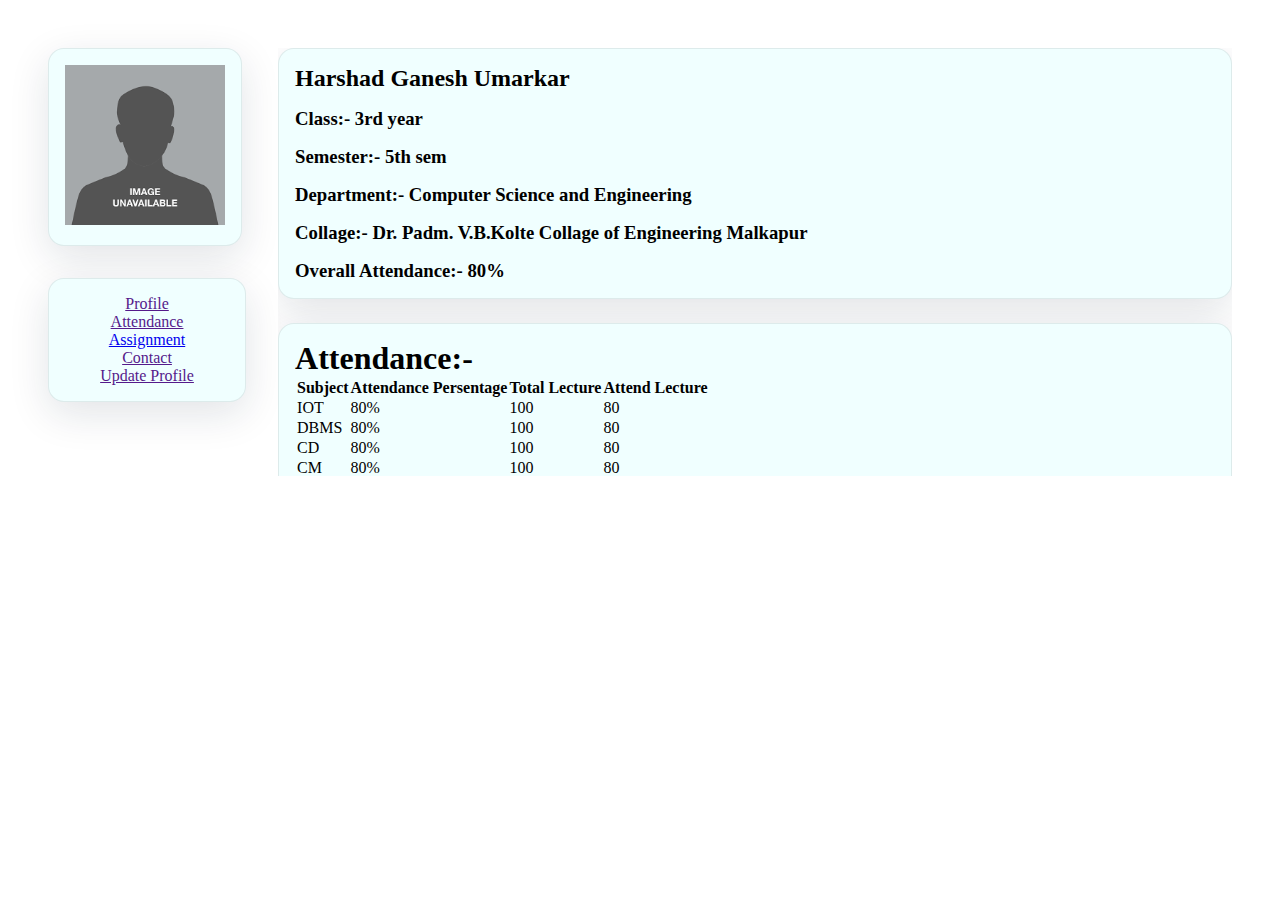
<file: Test/profile.html>
<!DOCTYPE html>
<html lang="en">
  <head>
    <meta charset="UTF-8" />
    <meta name="viewport" content="width=device-width, initial-scale=1.0" />
    <title>Document</title>
    <style>
      .detail {
        display: flex;
        flex-direction: column;
        gap: 1.5rem;
        overflow: auto;
      }
      * {
        padding: 0;
        margin: 0;
      }
      .profile {
        height: 10rem;
        padding: 1rem;
      }
      .profile-detail {
        display: flex;
        flex-direction: column;
        gap: 1rem;
      }
      .profile {
        display: grid;
        grid-template-columns: 0.7fr 3fr;
        padding: 2rem;
      }
      .photo img {
        width: 10rem;
      }
      .photo-nev {
        display: grid;
        grid-template-rows: 0.5fr 1fr;
        row-gap: 2rem;
      }
      .detail > div {
        border-radius: 1rem;
        background-color: azure;
        border: 0.1rem solid rgba(0, 0, 0, 0.08);
        box-shadow: 0 12px 40px rgba(20, 30, 60, 0.12);
        padding: 1rem;
      }
      .photo-nev > div {
        border-radius: 1rem;
        background-color: azure;
        border: 0.1rem solid rgba(0, 0, 0, 0.08);
        box-shadow: 0 12px 40px rgba(20, 30, 60, 0.12);
        padding: 1rem;
      }
      .profile > div {
        margin: 1rem;
      }
      .photo {
        align-items: center;
        width: fit-content;
        height: fit-content;
        /* justify-items: center; */
      }
      .nev {
        padding: 1rem;
        text-align: center;
        height: fit-content;
      }
      .nev li {
        text-decoration: none;
        list-style: none;
      }
    </style>
  </head>
  <body>
    <div class="profile">
      <div class="photo-nev">
        <div class="photo"><img src="unavailable-profile.png" alt="" /></div>
        <div class="nev">
          <li><a href="">Profile</a></li>
          <li><a href="">Attendance</a></li>
          <li><a href="#Assignment">Assignment</a></li>
          <li><a href="">Contact</a></li>
          <li><a href="">Update Profile</a></li>
        </div>
      </div>
      <div class="detail">
        <div class="profile-detail">
          <h2>Harshad Ganesh Umarkar</h2>
          <h3>Class:- <span>3rd year</span></h3>
          <h3>Semester:- <span>5th sem</span></h3>
          <h3>Department:- <span>Computer Science and Engineering</span></h3>
          <h3>Collage:- Dr. Padm. V.B.Kolte Collage of Engineering Malkapur</h3>
          <h3>Overall Attendance:- <span>80%</span></h3>
        </div>
        <div class="Attendance">
          <h1>Attendance:-</h1>
          <div class="Summarry">
            <table>
              <tr>
                <th>Subject</th>
                <th>Attendance Persentage</th>
                <th>Total Lecture</th>
                <th>Attend Lecture</th>
              </tr>
              <tr>
                <td>IOT</td>
                <td>80%</td>
                <td>100</td>
                <td>80</td>
              </tr>
              <tr>
                <td>DBMS</td>
                <td>80%</td>
                <td>100</td>
                <td>80</td>
              </tr>
              <tr>
                <td>CD</td>
                <td>80%</td>
                <td>100</td>
                <td>80</td>
              </tr>
              <tr>
                <td>CM</td>
                <td>80%</td>
                <td>100</td>
                <td>80</td>
              </tr>
              <tr>
                <td>CAO</td>
                <td>80%</td>
                <td>100</td>
                <td>80</td>
              </tr>
            </table>
          </div>
        </div>
        <div class="Assignment" id="Assignment">
          <div class="Assignmet-given">
            <details>
              <summary>Assignment-to-do</summary>
              <select name="Subject" id="">
                <option value="IOT">IOT</option>
                <option value="CAO">CAO</option>
                <option value="DBMS">DBMS</option>
                <option value="DM">DM</option>
                <option value="CD">CD</option>
              </select>
              <li>
                <h3>
                  Lorem ipsum dolor sit amet consectetur adipisicing elit. Unde
                  nulla iure modi doloremque amet blanditiis libero eos facere
                  assumenda sed? Nobis magnam totam cupiditate atque beatae
                  similique, rerum dolore nam!
                </h3>
              </li>
              <li>
                <h3>
                  Libero officiis incidunt nemo, recusandae rem saepe voluptatum
                  dolore itaque quam atque praesentium distinctio enim culpa
                  optio id dicta animi ad nisi ipsa. Doloremque tempora ut
                  delectus corrupti? Eligendi, necessitatibus.
                </h3>
              </li>
              <li>
                <h3>
                  Sint cum ut ipsa asperiores assumenda maxime itaque eius
                  beatae totam voluptatem. Beatae magni fugit modi, porro veniam
                  voluptatem debitis fuga delectus? Neque, corrupti nulla.
                  Corrupti, tenetur consequuntur. Omnis, quisquam.
                </h3>
              </li>
              <br />
              <button>check</button>
            </details>
          </div>
          <div class="Assignment-submited">
            <details>
              <summary>Assignment-done</summary>
              <select name="Subject" id="">
                <option value="IOT">IOT</option>
                <option value="CAO">CAO</option>
                <option value="DBMS">DBMS</option>
                <option value="DM">DM</option>
                <option value="CD">CD</option>
              </select>
              <li>
                <h3>
                  Lorem ipsum dolor sit amet consectetur adipisicing elit. Harum
                  minus nulla iure, corrupti asperiores maiores explicabo quasi
                  molestiae similique optio error obcaecati! Totam, deserunt.
                  Enim laudantium odit quis beatae amet!
                  <a href="">Lorem ipsum dolor sit amet consectetur adipisicing elit. Consectetur, dolores.</a>
                </h3>
              </li>
              <li>
                <h3>
                  Odit deleniti ea enim voluptas corrupti aperiam labore
                  distinctio laborum corporis. Rem iste dolor eaque cum
                  laudantium voluptatum tenetur, iure qui expedita, maiores
                  fugit velit, illum aut animi eum inventore?
                  <a href="">Lorem ipsum dolor sit amet consectetur adipisicing elit. Consectetur, dolores.</a>
                </h3>
              </li>
              <li>
                <h3>
                  Quos ut vero itaque hic modi aut officiis? Magni, nam?
                  Deserunt, vel voluptatem aspernatur maiores corrupti alias
                  facilis tempore unde, cupiditate quod necessitatibus omnis
                  magnam nobis asperiores aliquid. Labore, modi?
                  <a href="">Lorem ipsum dolor sit amet consectetur adipisicing elit. Consectetur, dolores.</a>
                </h3>
              </li>
            </details>
          </div>
        </div>
        <div class="contact">
          <li><h3>What's App No:- <span><a href="">9822301670</a></span></h3></li>
          <li><h3>Phone No:- <span><a href="">9822301670</a></span></h3></li>
          <li><h3>Gmail:- <span><a href="">umarkarganesh7@gmail.com</a></span></h3></li>
        </div>
        <div class="Update-Profile"></div>
      </div>
    </div>
  </body>
</html>
</file>
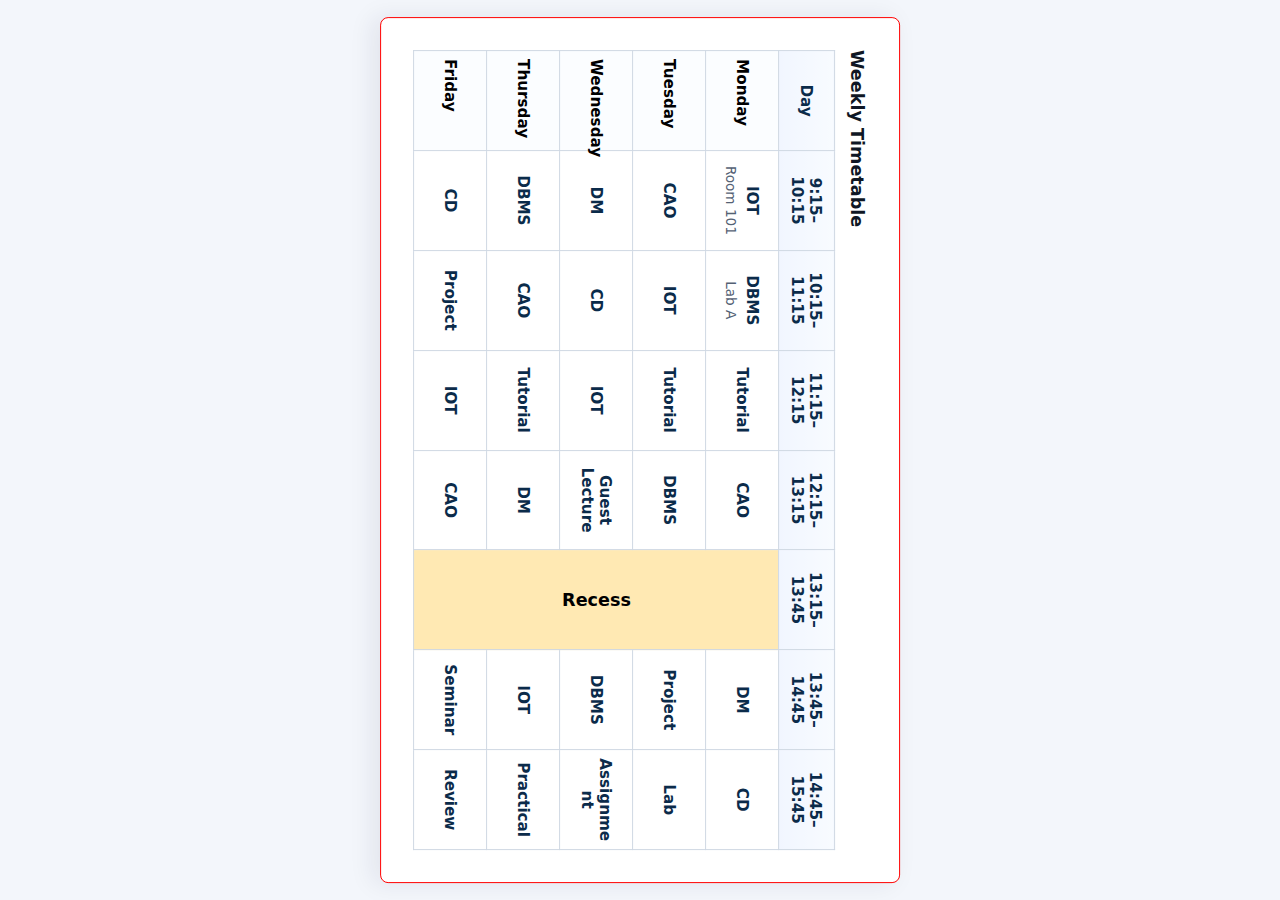
<file: Test/schedule.html>
<!DOCTYPE html>
<html lang="en">
  <head>
    <meta charset="utf-8" />
    <meta name="viewport" content="width=device-width,initial-scale=1" />
    </style>
    <title>Schedule / Timetable</title>
    <style>
      body {
        font-family: system-ui, -apple-system, "Segoe UI", Roboto, "Helvetica Neue", Arial;
        background: #f3f6fb;
        margin: 0;
        padding: 0;
        min-height: 100vh;
        display: flex;
        align-items: center;
        justify-content: center;
        overflow: hidden; /* prevent scrolling when sheet is rotated */
      }

      .sheet {
        width: fit-content; /* use viewport height for width in landscape */
        height: fit-content; /* use viewport width for height */
        background: #fff;
        border-radius: 8px;
        padding: 2rem;
        box-shadow: 0 8px 24px rgba(20,30,60,0.08);
        transform: rotate(90deg); /* rotate the sheet */
        transform-origin: center center;
        display: flex;
        flex-direction: column;
        border: 1px solid red;
      }
      
      h1{
        margin: 0 0 0.75rem 0;
        font-size: 1.1rem;
        color: #0f1724;
      }
      
      .timetable{
        border: 1px solid red;
        width: 50rem;
        height: fit-content;
        border-collapse: collapse;
        table-layout: fixed;
        font-size: 0.95rem;
      }

      .timetable thead th{
        background: linear-gradient(180deg,#f8fbff,#f1f6ff);
        border: 1px solid #cfd8e3;
        padding: 0.6rem 0.5rem;
        text-align: center;
        font-weight: 700;
        color: #0b2b4a;
      }

      .timetable tbody td{
        border: 1px solid #cfd8e3;
        padding: 0.5rem;
        vertical-align: middle;
        height: 56px;
        text-align: center;
        word-break: break-word;
      }

      /* first column: day names */
      .timetable tbody th{
        background: #fbfdff;
        border: 1px solid #cfd8e3;
        padding: 0.5rem;
        text-align: left;
        font-weight: 600;
        width: 12%;
      }

      /* highlight recess column (the 6th column) */
      

      .subject{
        display:block;
        font-weight:600;
        color:#0b2b4a;
      }
      .meta{
        display:block;
        font-size:0.85rem;
        color:#425066;
        margin-top:4px;
        opacity:0.9;
      }

      @media (max-width:760px){
        .timetable thead th,
        .timetable tbody td,
        .timetable tbody th { font-size: 0.78rem; padding: 0.4rem; height:46px; }
      }
      .recess{
        background-color: #ffe9b3;
        text-transform: capitalize;
        writing-mode: vertical-rl;
        text-orientation: mixed;
        text-align: center;
        padding: 1rem 0.5rem;
      }
      .recess strong {
        transform: rotate(180deg);
        display: block;
        white-space: nowrap;
        font-size: 1.1rem;
      }
    </style>
  </head>
  <body>
    <div class="sheet">
      <h1>Weekly Timetable</h1>
      <table class="timetable" role="table" aria-label="Weekly timetable">
        <thead>
          <tr>
            <th>Day</th>
            <th>9:15–10:15</th>
            <th>10:15–11:15</th>
            <th>11:15–12:15</th>
            <th>12:15–13:15</th>
            <th>13:15–13:45</th>
            <th>13:45–14:45</th>
            <th>14:45–15:45</th>
          </tr>
        </thead>
        <tbody>
          <tr>
            <th scope="row">Monday</th>
            <td><span class="subject">IOT</span><span class="meta">Room 101</span></td>
            <td><span class="subject">DBMS</span><span class="meta">Lab A</span></td>
            <td><span class="subject">Tutorial</span></td>
            <td><span class="subject">CAO</span></td>
            <td class="recess" rowspan="6"><strong>Recess</strong></td>
            <td><span class="subject">DM</span></td>
            <td><span class="subject">CD</span></td>
          </tr>

          <tr>
            <th scope="row">Tuesday</th>
            <td><span class="subject">CAO</span></td>
            <td><span class="subject">IOT</span></td>
            <td><span class="subject">Tutorial</span></td>
            <td><span class="subject">DBMS</span></td>
            <td><span class="subject">Project</span></td>
            <td><span class="subject">Lab</span></td>
          </tr>

          <tr>
            <th scope="row">Wednesday</th>
            <td><span class="subject">DM</span></td>
            <td><span class="subject">CD</span></td>
            <td><span class="subject">IOT</span></td>
            <td><span class="subject">Guest Lecture</span></td>
            <td><span class="subject">DBMS</span></td>
            <td><span class="subject">Assignment</span></td>
          </tr>

          <tr>
            <th scope="row">Thursday</th>
            <td><span class="subject">DBMS</span></td>
            <td><span class="subject">CAO</span></td>
            <td><span class="subject">Tutorial</span></td>
            <td><span class="subject">DM</span></td>
            <td><span class="subject">IOT</span></td>
            <td><span class="subject">Practical</span></td>
          </tr>

          <tr>
            <th scope="row">Friday</th>
            <td><span class="subject">CD</span></td>
            <td><span class="subject">Project</span></td>
            <td><span class="subject">IOT</span></td>
            <td><span class="subject">CAO</span></td>
            <td><span class="subject">Seminar</span></td>
            <td><span class="subject">Review</span></td>
          </tr>
        </tbody>
      </table>
    </div>
  </body>
</html>
</file>
<file: login.css>
* {
  padding: 0px;
  margin: 0px;
}
html {
  font-size: 13px;
  height: 100%;
}
body {
  height: 98.9%;
  width: 99.5%;
  display: flex;
  flex-wrap: wrap;
  justify-content: center;
  align-content: center;
  background-image: url("SUNSET.jpg");
  background-size: cover;
  background-position: center;
}
.container,
div {
  display: flex;
  flex-wrap: wrap;
  justify-content: center;
  align-content: center;
  height: 25rem;
  width: 20rem;
  background-color: transparent;
  /* background-color: #f0f0f0; */
}
.container {
  border-radius: 2rem;
  padding: 5rem 1.5rem;
  backdrop-filter: blur(2.5px);
  border: 0.1rem solid white;
  box-shadow: 0 0px 25px rgba(227, 228, 237, 0.37);
}
.set {
  height: fit-content;
  width: fit-content;
  display: flex;
  flex-wrap: wrap;
  margin: 5rem 0rem 0rem 0rem;
}
.username,
.password,
.move {
  width: 100%;
  height: fit-content;
}
.move {
  flex-direction: column;
  text-align: center;
  margin: 0rem 0rem 5rem 0rem;
}
.username,
.password {
  margin: 1rem 0rem;
}
#username,
#password {
  width: 100%;
  height: 2.5rem;
  border-radius: 1rem;
  background-color: rgba(245, 245, 245, 0.519);
  backdrop-filter: blur(5px);
  box-shadow: 2px 2px 10px rgba(72, 139, 227, 0.579),
    -2px -2px 10px rgba(72, 139, 227, 0.579);
  padding: 0rem 1.5rem;
  border: 3px solid black;
  outline: none;
}
label {
  position: relative;
  display: inline;
  left: -80px;
  top: -50px;
  background: transparent;
  padding: 0 4px;
  color: #666;
  transition: 0.3s;
  pointer-events: none;
  font-size: 1.25rem;
  font-weight: 900;
}
.password>label{
  left: -7rem;
  top: -2rem;
}
.username>label{
  left: -6rem;
  top: -2rem;
}
#show {
  position: relative;
  top: -2.4rem;
  right: -11rem;
  width: 2rem;
  height: 2rem;
  display: flex;
  justify-content: center;
  align-items: center;
  background-color: transparent;
  border: none;
}
#show img {
  width: 1.5rem;
  height: 1.5rem;
}
#show,
button[type="submit"]:hover {
  cursor: pointer;
}
button[type="submit"] {
  font-size: 2rem;
  width: 60%;
  height: 3rem;
  border-radius: 1rem;
  font-weight: 700;
  background-color: rgba(0, 183, 255, 0.784);
  border: 2px solid black;
}
a {
  color: white;
  font-size: 1.2rem;
  font-weight: normal;
}
/* Animations */
button[type="submit"]:hover {
  transition: transform 0.6s ease;
  transform: scale(1.25);
  color: White;
}
</file>
<file: Login/login.css>
* {
  padding: 0px;
  margin: 0px;
}
html {
  font-size: 13px;
  height: 100%;
}
body {
  height: 98.9%;
  width: 99.5%;
  display: flex;
  flex-wrap: wrap;
  justify-content: center;
  align-content: center;
  background-image: url("SUNSET.jpg");
  background-size: cover;
  background-position: center;
}
.container,
div {
  display: flex;
  flex-wrap: wrap;
  justify-content: center;
  align-content: center;
  height: 25rem;
  width: 20rem;
  background-color: transparent;
  /* background-color: #f0f0f0; */
}
.container {
  border-radius: 2rem;
  padding: 5rem 1.5rem;
  backdrop-filter: blur(2.5px);
  border: 0.1rem solid white;
  box-shadow: 0 0px 25px rgba(227, 228, 237, 0.37);
}
.set {
  height: fit-content;
  width: fit-content;
  display: flex;
  flex-wrap: wrap;
  margin: 5rem 0rem 0rem 0rem;
}
.username,
.password,
.move {
  width: 100%;
  height: fit-content;
}
.move {
  flex-direction: column;
  text-align: center;
  margin: 0rem 0rem 5rem 0rem;
}
.username,
.password {
  margin: 1rem 0rem;
}
#username,
#password {
  width: 100%;
  height: 2.5rem;
  border-radius: 1rem;
  background-color: rgba(245, 245, 245, 0.519);
  backdrop-filter: blur(5px);
  box-shadow: 2px 2px 10px rgba(72, 139, 227, 0.579),
    -2px -2px 10px rgba(72, 139, 227, 0.579);
  padding: 0rem 1.5rem;
  border: 3px solid black;
  outline: none;
}
label {
  position: relative;
  display: inline;
  left: -80px;
  top: -50px;
  background: transparent;
  padding: 0 4px;
  color: #666;
  transition: 0.3s;
  pointer-events: none;
  font-size: 1.25rem;
  font-weight: 900;
}
.password>label{
  left: -7rem;
  top: -2rem;
}
.username>label{
  left: -6rem;
  top: -2rem;
}
#show {
  position: relative;
  top: -2.4rem;
  right: -11rem;
  width: 2rem;
  height: 2rem;
  display: flex;
  justify-content: center;
  align-items: center;
  background-color: transparent;
  border: none;
}
#show img {
  width: 1.5rem;
  height: 1.5rem;
}
#show,
button[type="submit"]:hover {
  cursor: pointer;
}
button[type="submit"] {
  font-size: 2rem;
  width: 60%;
  height: 3rem;
  border-radius: 1rem;
  font-weight: 700;
  background-color: rgba(0, 183, 255, 0.784);
  border: 2px solid black;
}
a {
  color: white;
  font-size: 1.2rem;
  font-weight: normal;
}
/* Animations */
button[type="submit"]:hover {
  transition: transform 0.6s ease;
  transform: scale(1.25);
  color: White;
}
</file>
<file: Home-prof/home.css>
html {
  scroll-behavior: smooth;
  font-size: 13px;
}
* {
  padding: 0;
  margin: 0;
}
html,
body {
  font-size: 13px;
  width: 100%;
  height: 100%;
}
body {
  display: flex;
  flex-direction: column;
  justify-items: center;
  background-color: azure;
}
.mode {
  width: 3rem;
}
.container1 {
  display: flex;
  flex-wrap: wrap;
}
header {
  width: calc(100%-3rem);
  flex-direction: row;
  justify-content: space-between;
  margin: 1.5rem;
  padding: 1rem 1rem;
  margin: 1.5rem;
  border: 0.1rem solid rgb(0, 0, 0);
  box-shadow: 0 0px 15px rgba(0, 0, 0, 0.58);
  border-radius: 2rem;
  background-color: white;
}
.header-title {
  width: 20%;
  flex-direction: row;
  justify-content: space-evenly;
  font-family: "Gill Sans", "Gill Sans MT", Calibri, "Trebuchet MS", sans-serif;
  align-content: center;
}
.header-title button{
  background-color: transparent;
  border: none;
}
.headeri-name {
  color: rgb(71, 173, 173);
  font-weight: 600;
}
.Nevigation-panal {
  width: 60%;
  flex-direction: row;
  justify-content: space-evenly;
  align-content: center;
}
.hamburger {
  display: none;
  width: 1rem;
  font-size: 2.5rem;
  font-weight: 900;
  background-color: transparent;
  border: none;
  padding: 0rem 0rem;
}
.Nevigation-action-title {
  list-style: none;
}
.Nevigation-action {
  text-decoration: none;
  font-size: 1.5rem;
  color: black;
}
@media (max-width: 1100px) {
  .Hero-Section {
    flex-direction: column;
    /* padding: 0rem; */
  }
  .Hero-section-image {
    order: 0;
    padding: 0px;
    margin: 0px;
  }
  .Hero-section-details {
    padding: 0px;
    order: 1;
    margin: 0px;
    width: 80%;
  }
  .call-to-action {
    justify-content: space-evenly;
    gap: 0px;
  }
  .education-get,
  .experince-have {
    grid-template-columns: 100%;
    grid-template-rows: 1fr 1fr 1fr;
  }
  .hamburger {
    display: inline-block;
    cursor: pointer;
    top: 2.5rem;
    right: 0rem;
  }
  .Nevigation-action-title {
    display: none;
  }
  .Nevigation-panal {
    width: 5rem;
    justify-content: center;
  }
  .Nevigation-action {
    font-size: 2rem;
  }
}
/* pre defined  */
.main-container {
  width: calc(100%-3rem);
  /* display: flex;
  flex-direction: column;
  flex-wrap: wrap; */
  /* justify-items: center; */
  margin: 1.5rem;
  border: 0.1rem solid rgb(0, 0, 0);
  box-shadow: 0 0px 15px rgba(0, 0, 0, 0.58);
  border-radius: 2rem;
  background-color: white;
}
.content {
  width: calc(100%-6rem);
  display: grid;
  grid-template-columns: 1fr 1fr;
  grid-template-rows: 1fr 1fr;
  justify-items: center;
  align-items: center;
  margin: 1.5rem;
}
.container {
  /* background-color: red; */
  margin: 1rem;
  width: 70%;
  aspect-ratio: 1/1;
  /* padding: auto; */
  display: flex;
  flex-wrap: wrap;
  flex-direction: column;
  justify-content: center;
  align-content: center;
  text-align: center;
  border: 0.1rem solid rgb(0, 0, 0);
  box-shadow: 0 0px 15px rgba(0, 0, 0, 0.58);
  border-radius: 2rem;
  background-color: azure;
}
.container img {
  width: 50%;
  margin: 1rem;
}
.info {
  margin: 1.5rem;
  border: 0.1rem solid rgb(0, 0, 0);
  box-shadow: 0 0px 15px rgba(0, 0, 0, 0.58);
  border-radius: 2rem;
  background-color: azure;
  padding: 1rem;
}
h3{
  text-align: end;
}
</file>
<file: Home-student/home.css>
html {
  scroll-behavior: smooth;
  font-size: 13px;
}
* {
  padding: 0;
  margin: 0;
  /* border: 1px solid red; */
}
button:hover {
  cursor: pointer;
}

body {
  display: flex;
  flex-direction: column;
  justify-items: center;
  background-color: azure;
}
.mode {
  width: 3rem;
}
.container1 {
  display: flex;
  flex-wrap: wrap;
}
header {
  width: calc(100%);
  flex-direction: row;
  justify-content: space-between;
  /* margin: 1.5rem 2rem; */
  padding: 1rem;
  border: 0.1rem solid rgb(0, 0, 0);
  box-shadow: 0 0px 15px rgba(0, 0, 0, 0.58);
  border-radius: 2rem;
  background-color: white;
}
.header-title {
  width: 20%;
  flex-direction: row;
  justify-content: space-evenly;
  font-family: "Gill Sans", "Gill Sans MT", Calibri, "Trebuchet MS", sans-serif;
  align-content: center;
}
.header-title button {
  background-color: transparent;
  border: none;
}
.headeri-name {
  color: rgb(71, 173, 173);
  font-weight: 600;
}
.Nevigation-panal {
  width: 60%;
  flex-direction: row;
  justify-content: space-evenly;
  align-content: center;
}
.hamburger {
  display: none;
  width: 1rem;
  font-size: 2.5rem;
  font-weight: 900;
  background-color: transparent;
  border: none;
  padding: 0rem 0rem;
}
.Nevigation-action-title {
  list-style: none;
}
.Nevigation-action {
  text-decoration: none;
  font-size: 1.5rem;
  color: black;
}
@media (max-width: 1100px) {
  .hamburger {
    display: inline-block;
    cursor: pointer;
    top: 2.5rem;
    right: 0rem;
  }
  .Nevigation-action-title {
    display: none;
  }
  .Nevigation-panal {
    width: 5rem;
    justify-content: center;
  }
  .Nevigation-action {
    font-size: 2rem;
  }
}

/* pre defined  */
.main-container {
  width: calc(100%);
  margin: 1rem 0;
  border: 0.1rem solid rgb(0, 0, 0);
  box-shadow: 0 0px 15px rgba(0, 0, 0, 0.58);
  border-radius: 2rem;
  background-color: white;
}
.content {
  width: calc(100%-6rem);
  display: grid;
  grid-template-columns: 1fr 1fr;
  grid-template-rows: 1fr 1fr;
  justify-items: center;
  align-items: center;
  margin: 1.5rem;
}
.container {
  margin: 1rem;
  padding: 1rem;
  width: auto;
  height: auto;
  aspect-ratio: 1/1;
  display: flex;
  flex-wrap: wrap;
  justify-content: center;
  align-content: center;
  text-align: center;
  border: 0.1rem solid rgb(0, 0, 0);
  box-shadow: 0 0px 15px rgba(0, 0, 0, 0.58);
  border-radius: 2rem;
  background-color: azure;
}
.container img {
  width: 90%;
  margin: 1rem;
}
.info {
  margin: 1.5rem;
  border: 0.1rem solid rgb(0, 0, 0);
  box-shadow: 0 0px 15px rgba(0, 0, 0, 0.58);
  border-radius: 2rem;
  background-color: azure;
  padding: 1rem;
}
.info h3 {
  text-align: end;
}

/* calender */
.calender {
  display: none;
  flex-direction: column;
  position: fixed;
  align-items: center;
  left: 50%;
  top: 50%;
  transform: translate(-50%, -50%);
  width: min(720px, 92vw);
  max-height: 80vh;
  overflow: auto;
  background-color: azure;
  border: 0.1rem solid rgba(0, 0, 0, 0.08);
  box-shadow: 0 12px 40px rgba(20, 30, 60, 0.12);
  border-radius: 12px;
  padding: 1rem;
  z-index: 1000;
}
/* keep the weekday row styling */
.calender .week {
  display: grid;
  grid-template-columns: repeat(7, 1fr);
  gap: 10px;
  justify-content: center;
  margin-bottom: 8px;
}
.calender .week div {
  flex: 1 1 0;
  text-align: center;
  font-weight: 600;
  font-size: 0.9rem;
}
/* day grid layout inside calendar */
.calender .day {
  display: grid;
  grid-template-columns: repeat(7, 1fr);
  gap: 8px;
  align-items: start;
}
/* style for each day cell */
.calender .date,
.calender .day > div {
  min-height: 30px;
  padding: 6px;
  display: flex;
  align-items: center;
  justify-content: center;
  border-radius: 8px;
  background: #f7f9fc;
  font-size: 0.9rem;
  color: #111827;
  width: 2rem;
}
/* empty placeholder cells (leading/trailing) */
.calender .date.empty {
  background: transparent;
  box-shadow: none;
  color: transparent;
}
/* highlight today's date */
.calender .date.today {
  background: linear-gradient(180deg, #e6f2ff, #d9eeff);
  border: 1px solid rgba(0, 110, 255, 0.12);
  font-weight: 700;
}
#holiday {
  background-color: gray;
}
#present {
  background-color: green;
  color: white;
}
#absent {
  background-color: red;
  color: white;
}
#normal {
  background-color: white;
}
/* small screens: make calendar taller and scrollable */
@media (max-width: 480px) {
  .calender {
    width: 96vw;
    max-height: 88vh;
    padding: 0.75rem;
  }
  .calender .date {
    min-height: 44px;
    font-size: 0.85rem;
  }
}
/* clouser */
:root {
  --carousel-width: 760px;
  --carousel-height: 420px;
}
* {
  box-sizing: border-box;
}
.carousel {
  width: min(var(--carousel-width), 96vw);
  max-width: 100%;
}
.carousel-viewport {
  position: relative;
  overflow: hidden;
  border-radius: 12px;
  background: #fff;
  box-shadow: 0 10px 30px rgba(20, 30, 60, 0.12);
  height: var(--carousel-height);
}
.slides {
  display: flex;
  height: fit-content;
  transition: transform 0.6s cubic-bezier(0.22, 0.9, 0.27, 1);
  will-change: transform;
}
.slide {
  min-width: 100%;
  height: 100%;
  display: flex;
  align-items: center;
  justify-content: center;
  padding: 1rem;
}
.slide img {
  width: 100%;
  height: 100%;
  object-fit: cover;
  border-radius: 8px;
}
/* Controls */
.control {
  position: absolute;
  top: 50%;
  transform: translateY(-50%);
  width: 44px;
  height: 44px;
  border-radius: 50%;
  display: flex;
  align-items: center;
  justify-content: center;
  background: rgba(255, 255, 255, 0.85);
  border: 1px solid rgba(0, 0, 0, 0.06);
  cursor: pointer;
  backdrop-filter: blur(4px);
}
.control:hover {
  background: #fff;
}
.control.prev {
  left: 12px;
}
.control.next {
  right: 12px;
}
.indicators {
  display: flex;
  gap: 0.5rem;
  position: absolute;
  left: 50%;
  transform: translateX(-50%);
  bottom: 12px;
}
.indicator {
  width: 12px;
  height: 12px;
  border-radius: 50%;
  background: rgba(255, 255, 255, 0.7);
  border: 1px solid rgba(0, 0, 0, 0.08);
  cursor: pointer;
}
.indicator.active {
  background: var(--accent, #007bff);
}
.visually-hidden {
  position: absolute !important;
  height: 1px;
  width: 1px;
  overflow: hidden;
  clip: rect(1px, 1px, 1px, 1px);
  white-space: nowrap;
}
@media (max-width: 600px) {
  :root {
    --carousel-height: 260px;
  }
}

/* Assignment Upload  */
.Assignment {
  display: none;
  flex-direction: column;
  justify-content: space-evenly;
  position: fixed;
  align-items: center;
  left: 50%;
  top: 50%;
  transform: translate(-50%, -50%);
  width: min(720px, 92vw);
  height: fit-content;
  overflow: auto;
  background-color: azure;
  border: 0.1rem solid rgba(0, 0, 0, 0.08);
  box-shadow: 0 12px 40px rgba(20, 30, 60, 0.12);
  border-radius: 12px;
  padding: 1rem;
  z-index: 1000;
}
.Assignment details summary {
  font-size: 1.5rem;
  font-weight: 600;
  cursor: pointer;
  margin-bottom: 1rem;
}
.Assignment details {
  display: flex;
  flex-direction: column;
  margin: 1rem;
  padding: 1rem;
  border: 0.1rem solid rgb(0, 0, 0);
  box-shadow: 0 0px 15px rgba(0, 0, 0, 0.58);
  border-radius: 1rem;
  background-color: white;
  text-align: center;
  align-content: center;
  justify-content: center;
}
.Assignment details input {
  margin: 0.5rem;
  padding: 0.5rem;
  border: 0.1rem solid rgb(0, 0, 0);
  box-shadow: 0 0px 15px rgba(0, 0, 0, 0.58);
  border-radius: 0.5rem;
}
.Assignment details button {
  margin: 0.5rem;
  padding: 0.5rem 1rem;
  border: none;
  box-shadow: 0 0px 15px rgba(0, 0, 0, 0.58);
  border-radius: 0.5rem;
  background-color: rgb(71, 173, 173);
  color: white;
  font-size: 1rem;
  cursor: pointer;
}
.Assignment details select {
  border: none;
  box-shadow: 0 0px 15px rgba(0, 0, 0, 0.58);
}
.close-Assignment,
.close-calender,
.close-Notes,
.close-shedule,
.colse-application,
.colse-profile,
.close-progress {
  position: relative;
  right: -45%;
  top: 0.5rem;
  background-color: transparent;
  border: none;
  font-size: 1.5rem;
  font-weight: 900;
}
.Notes {
  display: none;
  flex-direction: column;
  justify-content: space-evenly;
  position: fixed;
  align-items: center;
  left: 50%;
  top: 50%;
  transform: translate(-50%, -50%);
  height: 40%;
  width: 70%;
  overflow: auto;
  background-color: azure;
  border: 0.1rem solid rgba(0, 0, 0, 0.08);
  box-shadow: 0 12px 40px rgba(20, 30, 60, 0.12);
  border-radius: 12px;
  padding: 1rem;
  z-index: 1000;
  text-align: center;
}
.Notes select {
  border: none;
  box-shadow: 0 0px 15px rgba(0, 0, 0, 0.58);
}
.see-Notes {
  margin: 0.5rem;
  padding: 0.5rem 1rem;
  border: none;
  box-shadow: 0 0px 15px rgba(0, 0, 0, 0.58);
  border-radius: 0.5rem;
  background-color: rgb(71, 173, 173);
  color: white;
  font-size: 1rem;
  cursor: pointer;
}
.close-Notes {
  top: -3rem;
  background-color: transparent;
}

/* schedule css  */
.shedule {
  display: none;
  flex-direction: column;
  justify-content: center;
  position: fixed;
  align-items: center;
  left: 50%;
  top: 50%;
  transform: translate(-50%, -50%);
  height: 80%;
  width: fit-content;
  overflow: auto;
  background-color: azure;
  border: 0.1rem solid rgba(0, 0, 0, 0.08);
  box-shadow: 0 12px 40px rgba(20, 30, 60, 0.12);
  border-radius: 12px;
  padding: 1rem;
  z-index: 1000;
  text-align: center;
}
.close-shedule {
  right: -15rem;
  top: 75%;
  transform: rotate(90deg);
}
.sheet {
  width: 100%;
  height: fit-content;
  background: #fff;
  border-radius: 8px;
  padding: 2rem;
  box-shadow: 0 8px 24px rgba(20, 30, 60, 0.08);
  transform: rotate(90deg);
  transform-origin: center center;
  display: flex;
  flex-direction: column;
  border: 1px solid red;
}
h1 {
  margin: 0 0 0.75rem 0;
  font-size: 1.1rem;
  color: #0f1724;
}
.timetable {
  border: 1px solid red;
  width: 50rem;
  height: fit-content;
  border-collapse: collapse;
  table-layout: fixed;
  font-size: 0.95rem;
}
.timetable thead th {
  background: linear-gradient(180deg, #f8fbff, #f1f6ff);
  border: 1px solid #cfd8e3;
  padding: 0.6rem 0.5rem;
  text-align: center;
  font-weight: 700;
  color: #000000;
}
.timetable tbody td {
  border: 1px solid #cfd8e3;
  padding: 0.5rem;
  vertical-align: middle;
  height: 56px;
  text-align: center;
  word-break: break-word;
}
/* first column: day names */
.timetable tbody th {
  background: #fbfdff;
  border: 1px solid #cfd8e3;
  padding: 0.5rem;
  text-align: left;
  font-weight: 600;
  width: 12%;
}
/* highlight recess column (the 6th column) */
.subject {
  display: block;
  font-weight: 600;
  color: #0b2b4a;
}
.meta {
  display: block;
  font-size: 0.85rem;
  color: #425066;
  margin-top: 4px;
  opacity: 0.9;
}

@media (max-width: 760px) {
  .timetable thead th,
  .timetable tbody td,
  .timetable tbody th {
    font-size: 0.78rem;
    padding: 0.4rem;
    height: 46px;
  }
}
.recess {
  background-color: #ffe9b3;
  text-transform: capitalize;
  writing-mode: vertical-rl;
  text-orientation: mixed;
  text-align: center;
  padding: 1rem 0.5rem;
}
.recess strong {
  transform: rotate(180deg);
  display: block;
  white-space: nowrap;
  font-size: 1.1rem;
}

/* Application page  */
.Application {
  display: none;
  flex-direction: column;
  justify-content: space-evenly;
  position: fixed;
  align-items: center;
  left: 50%;
  top: 50%;
  transform: translate(-50%, -50%);
  height: 70%;
  width: 90%;
  overflow: auto;
  background-color: azure;
  border: 0.1rem solid rgba(0, 0, 0, 0.08);
  box-shadow: 0 12px 40px rgba(20, 30, 60, 0.12);
  border-radius: 12px;
  padding: 1rem;
  z-index: 1000;
  text-align: center;
}
.name,
.Reason,
.Details {
  display: flex;
  flex-direction: column;
  width: 70%;
  align-items: center;
  border-radius: 1rem;
  padding: 1rem;
  gap: 1rem;
  margin: 1rem;
  border: 0.1rem solid rgb(0, 0, 0);
  box-shadow: 0 0px 15px rgba(0, 0, 0, 0.58);
  background-color: azure;
}
.add,
.Submit {
  width: 10rem;
  height: 2.5rem;
  border-radius: 1rem;
  background-color: rgb(71, 173, 173);
  border: 0.1rem solid rgb(0, 0, 0);
  box-shadow: 0 0px 15px rgba(0, 0, 0, 0.58);
  color: white;
  font-weight: bold;
}
.Applicant {
  gap: 1rem;
  display: flex;
  flex-direction: column;
  align-items: center;
}
.student input,
.Reason input {
  border: none;
  border-bottom: 1px solid black;
}
.Details textarea {
  border: 1px solid black;
  width: calc(100% - 0.5rem);
}
.studenDetail {
  gap: 1rem;
  display: flex;
  flex-direction: column;
  align-items: center;
}
/* Profile section */

/* LANDSCAPE PROFILE BOX */
/* MAIN PROFILE BOX */
.profile {
  display: none;
  flex-direction: column;
  justify-content: center;
  position: fixed;
  align-items: center;
  left: 50%;
  top: 50%;
  transform: translate(-50%, -50%);
  height: 80%;
  width: 90%;
  background-color: azure;
  border: 0.1rem solid rgba(0, 0, 0, 0.08);
  box-shadow: 0 12px 40px rgba(20, 30, 60, 0.12);
  border-radius: 12px;
  padding: 1rem;
  z-index: 1000;
  text-align: center;
}

/* ROTATE WHOLE LAYOUT INTO LANDSCAPE */
.profile-content {
  width: 60rem;
  height: 30rem;
  background: #fff;
  border-radius: 8px;
  padding: 2rem;
  box-shadow: 0 8px 24px rgba(20, 30, 60, 0.08);
  transform: rotate(90deg);
  transform-origin: center center;
  display: flex;
  flex-direction: row;
  border: 1px solid red;
}
/* SIDEBAR */
.photo-nev {
  height: 27.5rem;
  background: #f1f1f1;
  padding: 2rem;
  display: flex;
  flex-direction: column;
  align-items: center;
  gap: 1rem;
  border-right: 1px solid #ddd;
  text-align: center;
  width: 30%;
}

/* PROFILE PHOTO */
.photo img {
  width: 120px;
  height: 120px;
  object-fit: cover;
  border-radius: 50%;
  box-shadow: 0 4px 8px rgba(0, 0, 0, 0.1);
  border: 3px solid white;
}

/* SIDEBAR NAVIGATION */
.nev ul {
  width: 100%;
  margin: 0;
  padding: 0;
  display: flex;
  flex-direction: column;
  gap: 1rem;
}

.nev li {
  list-style: none;
  margin: 0.5rem 0;
}

.nev a {
  text-decoration: none;
  font-size: 1rem;
  font-weight: 600;
  color: #000000;
}

/* MAIN DETAIL AREA */
.detail {
  width: 70%;
  background: #fff;
  padding: 2rem;
  overflow-y: auto;
  display: flex;
  flex-direction: column;
  gap: 2rem;
}
.detail > div {
  background: #fff;
  padding: 1.5rem;
  border-radius: 12px;
  box-shadow: 0 2px 8px rgba(0, 0, 0, 0.05);
  border: 1px solid #eee;
}

/* HEADINGS */
.profile-detail h2 {
  margin-bottom: 0.5rem;
  font-size: 1.2rem;
  color: #000000;
}

.profile-detail h3 {
  margin: 0.3rem 0;
  font-size: 1rem;
  color: #000000;
}

/* ATTENDANCE TABLE */
.Attendance table {
  width: 100%;
  border-collapse: collapse;
  margin-top: 1rem;
}

.Attendance th,
.Attendance td {
  border: 1px solid #888;
  padding: 6px;
  font-size: 0.9rem;
  color: #000000;
}

/* ASSIGNMENTS */
.assignment details {
  background: #fafafa;
  border: 1px solid #ddd;
  padding: 0.6rem;
  margin-top: 1rem;
  border-radius: 6px;
}

/* CONTACT INFO */
.contact ul {
  margin: 0;
  padding: 0;
}

.contact li {
  list-style: none;
  margin: 0.4rem 0;
}
.colse-profile {
  top: 25%;
  right: -50%;
  transform: rotate(90deg);
}
.progress {
  display: none;
  flex-direction: column;
  justify-content: space-evenly;
  position: fixed;
  align-items: center;
  left: 50%;
  top: 50%;
  transform: translate(-50%, -50%);
  height: 70%;
  width: 90%;
  overflow: auto;
  background-color: azure;
  border: 0.1rem solid rgba(0, 0, 0, 0.08);
  box-shadow: 0 12px 40px rgba(20, 30, 60, 0.12);
  border-radius: 12px;
  padding: 1rem;
  z-index: 1000;
}
.header {
  text-align: center;
  margin-bottom: 2rem;
}

.header h1 {
  color: #333;
  margin-bottom: 0.5rem;
}

.progress-cards {
  display: grid;
  grid-template-columns: repeat(auto-fit, minmax(300px, 1fr));
  gap: 1.5rem;
  margin-bottom: 2rem;
  width: 90%;
}

.card {
  background: white;
  padding: 1.5rem;
  border-radius: 12px;
  box-shadow: 0 4px 12px rgba(0, 0, 0, 0.1);
}

.card h2 {
  color: #444;
  margin-bottom: 1rem;
  font-size: 1.2rem;
}

.progress-bar {
  background: #eee;
  height: 0.5rem;
  border-radius: 0.25rem;
  margin: 1rem 0;
  overflow: hidden;
}

.progress-fill {
  height: 100%;
  background: #47adad;
  transition: width 0.5s ease;
}

.chart-container {
  display: grid;
  grid-template-columns: repeat(auto-fit, minmax(300px, 1fr));
  gap: 1.5rem;
  margin-bottom: 2rem;
  width: 90%;
}

.chart-card {
  background: white;
  padding: 1.5rem;
  border-radius: 12px;
  box-shadow: 0 4px 12px rgba(0, 0, 0, 0.1);
}

.subject-selector {
  margin: 1rem 0;
  padding: 0.5rem;
  border: 1px solid #ddd;
  border-radius: 4px;
  width: 200px;
}

@media (max-width: 768px) {
  body {
    padding: 1rem;
  }

  .progress-cards {
    grid-template-columns: 1fr;
  }
}
.progress button {
  width: 5rem;
  height: 5rem;
}
</file>
<file: Home-student/responsive.css>
@media (min-width: 1000px) {
  .container {
    width: 10rem;
  }
  .content {
    display: flex;
  }
  .sheet {
    transform: rotate(0deg);
  }
  .close-shedule {
    right: -48%;
    top: -1.5rem;
    transform: rotate(0deg); /* rotate the sheet */
  }
  .calender {
    max-height: fit-content;
  }
  .carousel-viewport {
    height: fit-content;
  }
  .profile{
    height: 35rem;
    width: fit-content;
  margin: 0;
  }
 .profile-content{
  height: 100%;
    transform: rotate(0deg);
  }
  .colse-profile{
  top: -100%;
  right: -50%;
  transform: rotate(0deg);
}
}
</file>
